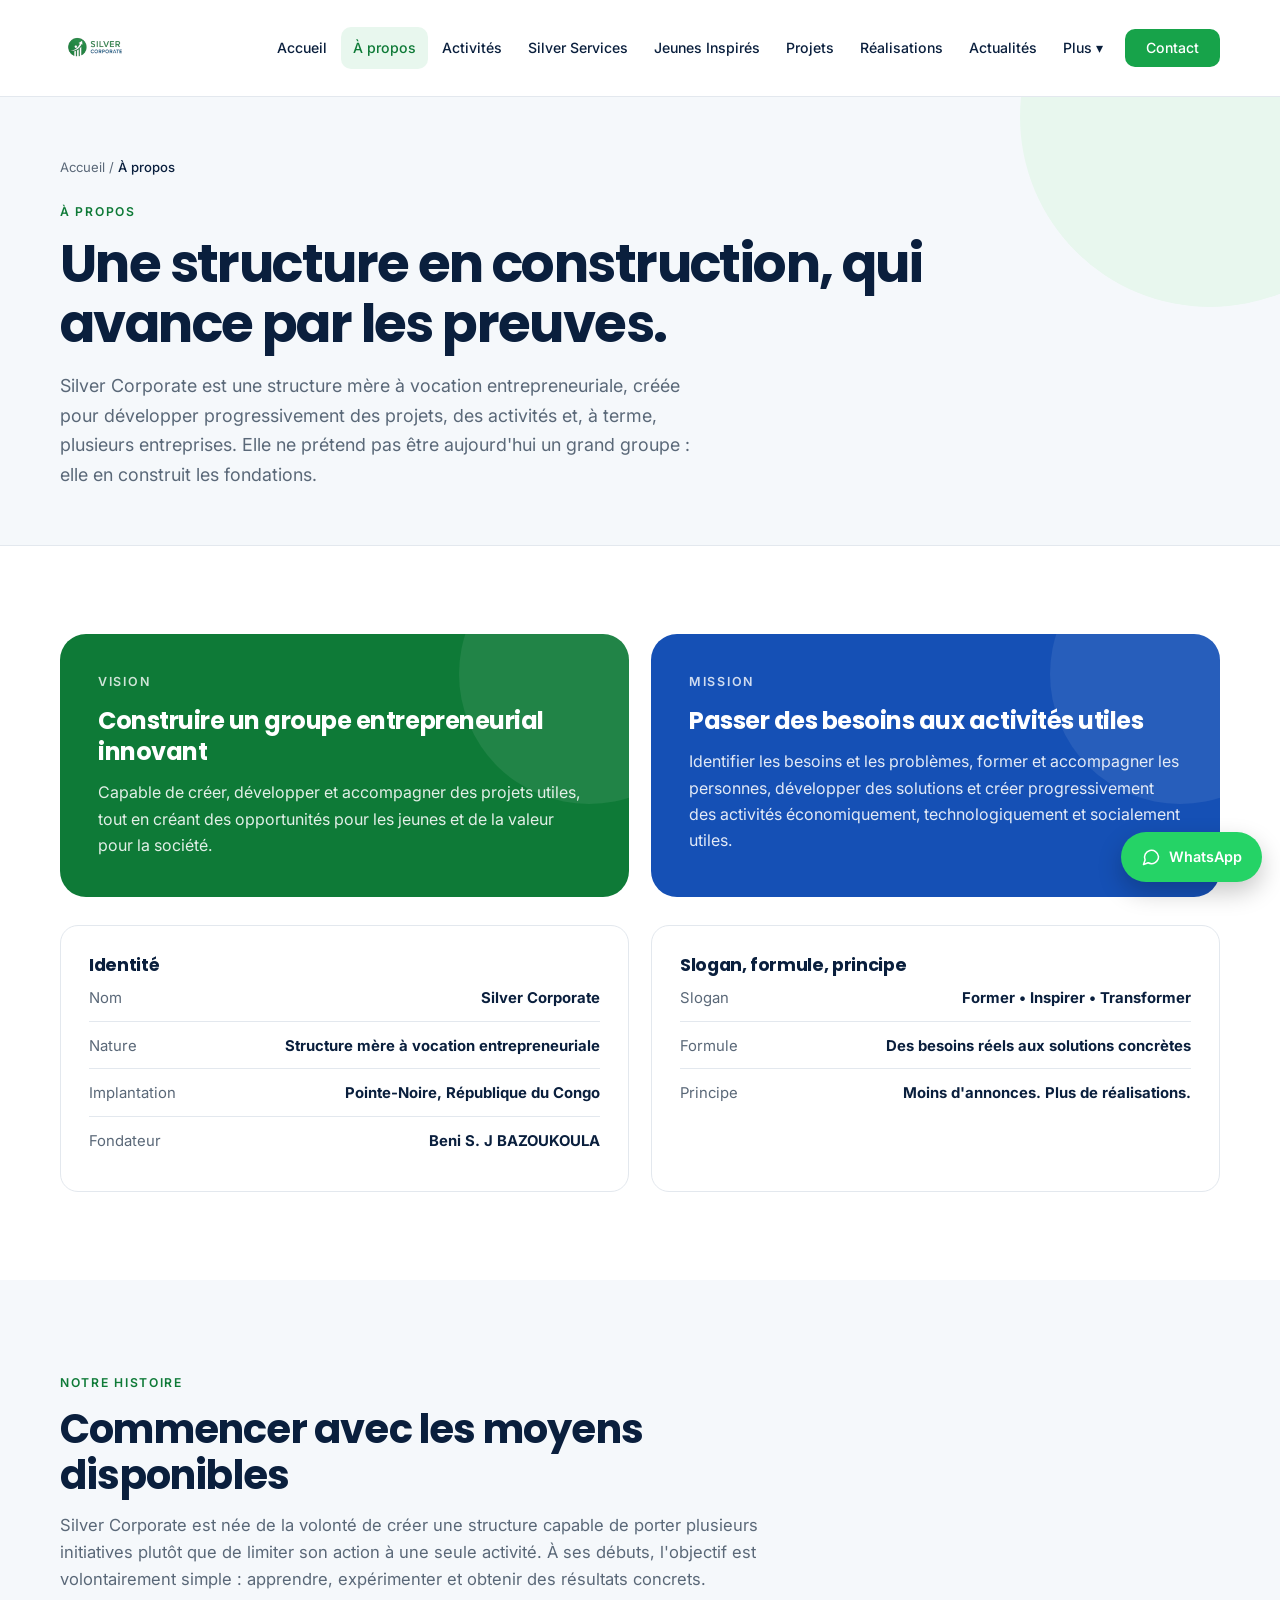
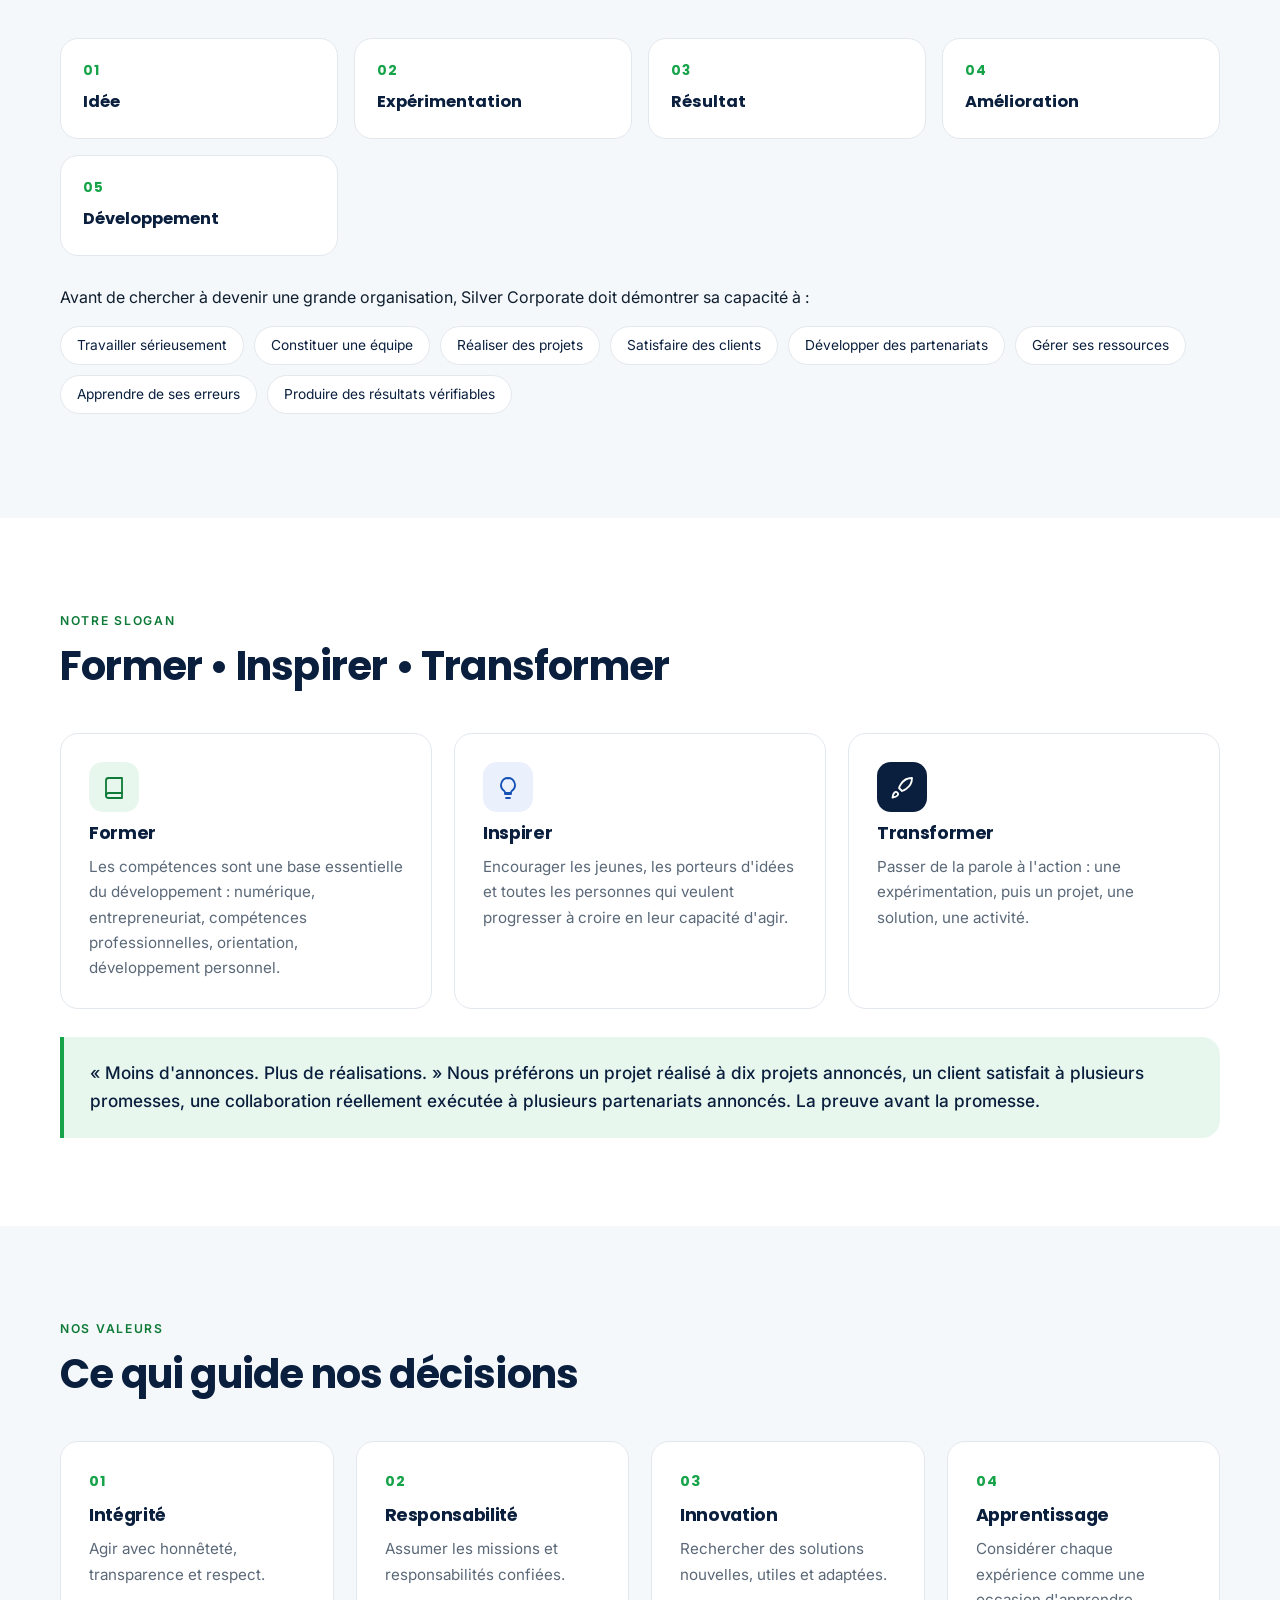
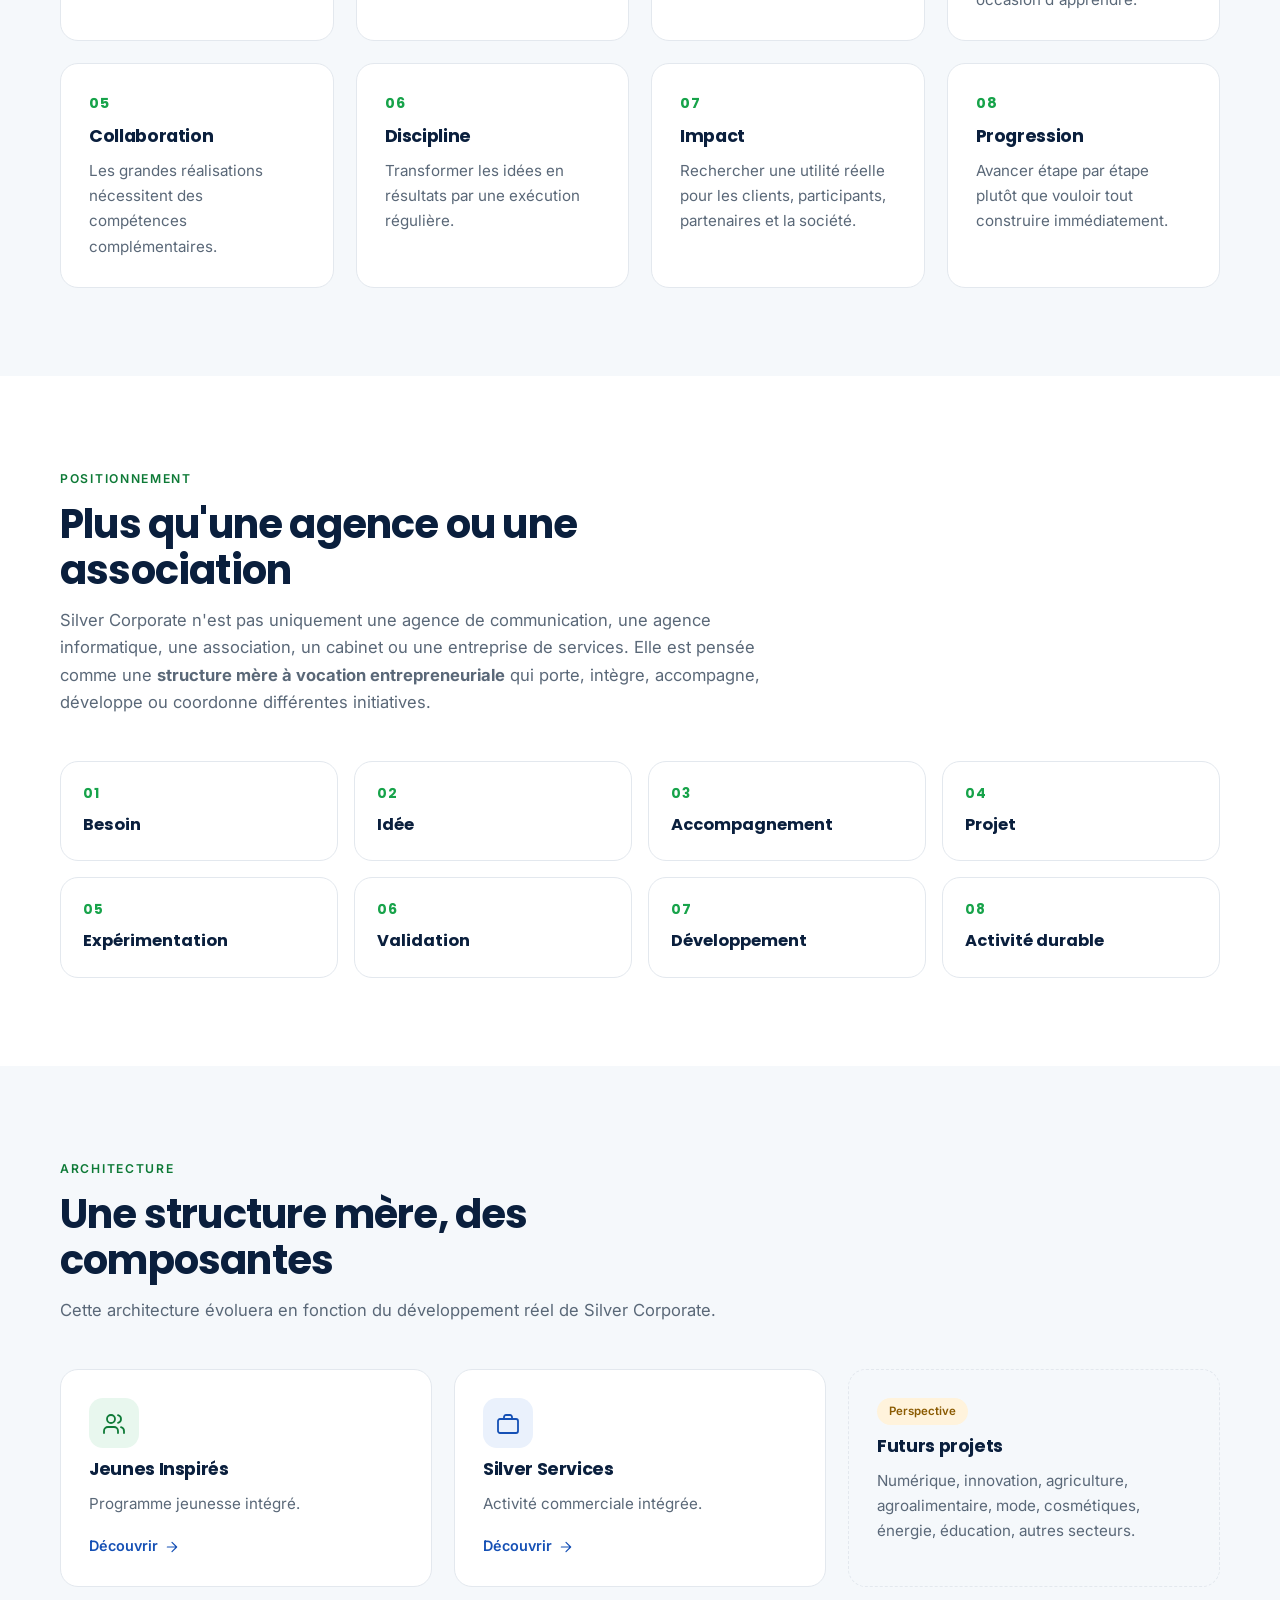
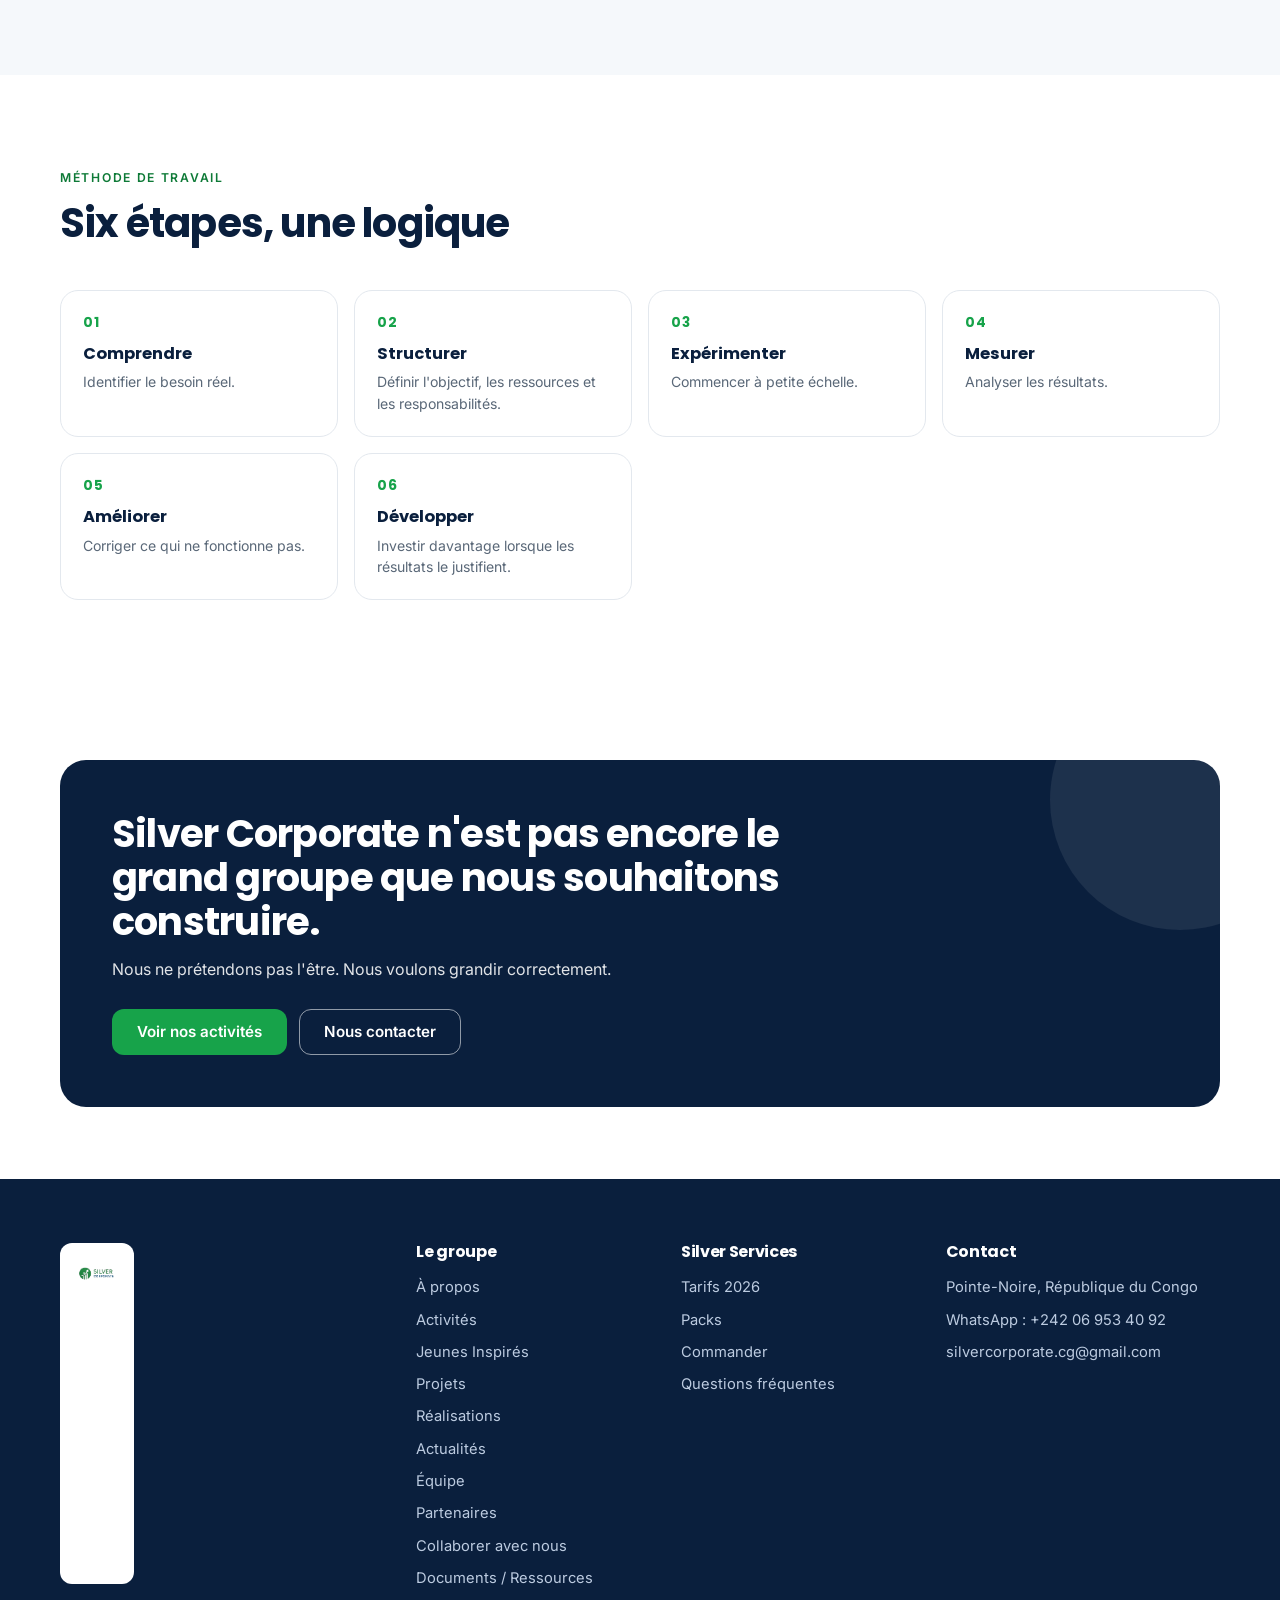
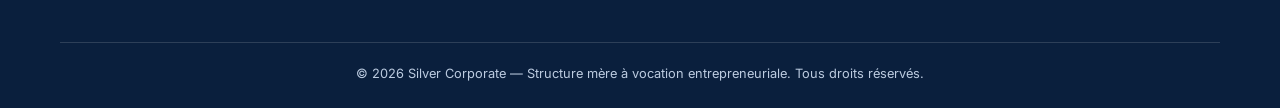
<file: a-propos.html>
<!DOCTYPE html>
<html lang="fr">
<head>
<meta charset="UTF-8">
<meta name="viewport" content="width=device-width,initial-scale=1">
<title>À propos — Silver Corporate</title>
<meta name="description" content="Identité, histoire, vision, mission, valeurs et méthode de travail de Silver Corporate, structure mère à vocation entrepreneuriale à Pointe-Noire.">
<link rel="icon" href="images/logo.png">
<link rel="preconnect" href="https://fonts.googleapis.com"><link rel="preconnect" href="https://fonts.gstatic.com" crossorigin>
<link href="https://fonts.googleapis.com/css2?family=Inter:wght@400;500;600&family=Poppins:wght@600;700&display=swap" rel="stylesheet">
<link rel="stylesheet" href="css/style.css">
</head>
<body>
<div id="site-header"></div>
<main>

<section class="page-head"><div class="container">
  <nav class="crumb" aria-label="Fil d'Ariane"><a href="index.html">Accueil</a> / <span>À propos</span></nav>
  <span class="eyebrow">À propos</span>
  <h1>Une structure en construction, qui avance par les preuves.</h1>
  <p class="lead">Silver Corporate est une structure mère à vocation entrepreneuriale, créée pour développer progressivement des projets, des activités et, à terme, plusieurs entreprises. Elle ne prétend pas être aujourd'hui un grand groupe : elle en construit les fondations.</p>
</div></section>

<section class="section">
  <div class="container">
    <div class="grid g2">
      <article class="big-card green"><span class="num">VISION</span><h3>Construire un groupe entrepreneurial innovant</h3><p>Capable de créer, développer et accompagner des projets utiles, tout en créant des opportunités pour les jeunes et de la valeur pour la société.</p></article>
      <article class="big-card blue"><span class="num">MISSION</span><h3>Passer des besoins aux activités utiles</h3><p>Identifier les besoins et les problèmes, former et accompagner les personnes, développer des solutions et créer progressivement des activités économiquement, technologiquement et socialement utiles.</p></article>
    </div>
    <div class="grid g2 mt">
      <article class="card"><h3>Identité</h3><div class="kv">
        <div><span>Nom</span><b>Silver Corporate</b></div>
        <div><span>Nature</span><b>Structure mère à vocation entrepreneuriale</b></div>
        <div><span>Implantation</span><b>Pointe-Noire, République du Congo</b></div>
        <div><span>Fondateur</span><b>Beni S. J BAZOUKOULA</b></div></div></article>
      <article class="card"><h3>Slogan, formule, principe</h3><div class="kv">
        <div><span>Slogan</span><b>Former • Inspirer • Transformer</b></div>
        <div><span>Formule</span><b>Des besoins réels aux solutions concrètes</b></div>
        <div><span>Principe</span><b>Moins d'annonces. Plus de réalisations.</b></div></div></article>
    </div>
  </div>
</section>

<section class="section alt">
  <div class="container">
    <div class="section-head"><span class="eyebrow">Notre histoire</span><h2>Commencer avec les moyens disponibles</h2><p>Silver Corporate est née de la volonté de créer une structure capable de porter plusieurs initiatives plutôt que de limiter son action à une seule activité. À ses débuts, l'objectif est volontairement simple : apprendre, expérimenter et obtenir des résultats concrets.</p></div>
    <ol class="flow">
      <li class="step"><b>Idée</b></li><li class="step"><b>Expérimentation</b></li><li class="step"><b>Résultat</b></li><li class="step"><b>Amélioration</b></li><li class="step"><b>Développement</b></li>
    </ol>
    <p class="mt">Avant de chercher à devenir une grande organisation, Silver Corporate doit démontrer sa capacité à :</p>
    <div class="chips"><span class="chip">Travailler sérieusement</span><span class="chip">Constituer une équipe</span><span class="chip">Réaliser des projets</span><span class="chip">Satisfaire des clients</span><span class="chip">Développer des partenariats</span><span class="chip">Gérer ses ressources</span><span class="chip">Apprendre de ses erreurs</span><span class="chip">Produire des résultats vérifiables</span></div>
  </div>
</section>

<section class="section">
  <div class="container">
    <div class="section-head"><span class="eyebrow">Notre slogan</span><h2>Former • Inspirer • Transformer</h2></div>
    <div class="grid g3">
      <article class="card"><span class="ico"><i data-i="book"></i></span><h3>Former</h3><p>Les compétences sont une base essentielle du développement : numérique, entrepreneuriat, compétences professionnelles, orientation, développement personnel.</p></article>
      <article class="card"><span class="ico blue"><i data-i="spark"></i></span><h3>Inspirer</h3><p>Encourager les jeunes, les porteurs d'idées et toutes les personnes qui veulent progresser à croire en leur capacité d'agir.</p></article>
      <article class="card"><span class="ico navy"><i data-i="rocket"></i></span><h3>Transformer</h3><p>Passer de la parole à l'action : une expérimentation, puis un projet, une solution, une activité.</p></article>
    </div>
    <div class="quote mt">« Moins d'annonces. Plus de réalisations. » Nous préférons un projet réalisé à dix projets annoncés, un client satisfait à plusieurs promesses, une collaboration réellement exécutée à plusieurs partenariats annoncés. La preuve avant la promesse.</div>
  </div>
</section>

<section class="section alt">
  <div class="container">
    <div class="section-head"><span class="eyebrow">Nos valeurs</span><h2>Ce qui guide nos décisions</h2></div>
    <div class="grid g4">
      <article class="card"><span class="num">01</span><h3>Intégrité</h3><p>Agir avec honnêteté, transparence et respect.</p></article>
      <article class="card"><span class="num">02</span><h3>Responsabilité</h3><p>Assumer les missions et responsabilités confiées.</p></article>
      <article class="card"><span class="num">03</span><h3>Innovation</h3><p>Rechercher des solutions nouvelles, utiles et adaptées.</p></article>
      <article class="card"><span class="num">04</span><h3>Apprentissage</h3><p>Considérer chaque expérience comme une occasion d'apprendre.</p></article>
      <article class="card"><span class="num">05</span><h3>Collaboration</h3><p>Les grandes réalisations nécessitent des compétences complémentaires.</p></article>
      <article class="card"><span class="num">06</span><h3>Discipline</h3><p>Transformer les idées en résultats par une exécution régulière.</p></article>
      <article class="card"><span class="num">07</span><h3>Impact</h3><p>Rechercher une utilité réelle pour les clients, participants, partenaires et la société.</p></article>
      <article class="card"><span class="num">08</span><h3>Progression</h3><p>Avancer étape par étape plutôt que vouloir tout construire immédiatement.</p></article>
    </div>
  </div>
</section>

<section class="section">
  <div class="container">
    <div class="section-head"><span class="eyebrow">Positionnement</span><h2>Plus qu'une agence ou une association</h2><p>Silver Corporate n'est pas uniquement une agence de communication, une agence informatique, une association, un cabinet ou une entreprise de services. Elle est pensée comme une <strong>structure mère à vocation entrepreneuriale</strong> qui porte, intègre, accompagne, développe ou coordonne différentes initiatives.</p></div>
    <ol class="flow">
      <li class="step"><b>Besoin</b></li><li class="step"><b>Idée</b></li><li class="step"><b>Accompagnement</b></li><li class="step"><b>Projet</b></li><li class="step"><b>Expérimentation</b></li><li class="step"><b>Validation</b></li><li class="step"><b>Développement</b></li><li class="step"><b>Activité durable</b></li>
    </ol>
  </div>
</section>

<section class="section alt">
  <div class="container">
    <div class="section-head"><span class="eyebrow">Architecture</span><h2>Une structure mère, des composantes</h2><p>Cette architecture évoluera en fonction du développement réel de Silver Corporate.</p></div>
    <div class="grid g3">
      <article class="card"><span class="ico"><i data-i="users"></i></span><h3>Jeunes Inspirés</h3><p>Programme jeunesse intégré.</p><a class="go" href="jeunes-inspires.html">Découvrir <i data-i="arrow" data-s="16"></i></a></article>
      <article class="card"><span class="ico blue"><i data-i="briefcase"></i></span><h3>Silver Services</h3><p>Activité commerciale intégrée.</p><a class="go" href="silver-services.html">Découvrir <i data-i="arrow" data-s="16"></i></a></article>
      <article class="card dash"><span class="badge wait">Perspective</span><h3>Futurs projets</h3><p>Numérique, innovation, agriculture, agroalimentaire, mode, cosmétiques, énergie, éducation, autres secteurs.</p></article>
    </div>
  </div>
</section>

<section class="section">
  <div class="container">
    <div class="section-head"><span class="eyebrow">Méthode de travail</span><h2>Six étapes, une logique</h2></div>
    <ol class="flow">
      <li class="step"><b>Comprendre</b><span>Identifier le besoin réel.</span></li>
      <li class="step"><b>Structurer</b><span>Définir l'objectif, les ressources et les responsabilités.</span></li>
      <li class="step"><b>Expérimenter</b><span>Commencer à petite échelle.</span></li>
      <li class="step"><b>Mesurer</b><span>Analyser les résultats.</span></li>
      <li class="step"><b>Améliorer</b><span>Corriger ce qui ne fonctionne pas.</span></li>
      <li class="step"><b>Développer</b><span>Investir davantage lorsque les résultats le justifient.</span></li>
    </ol>
  </div>
</section>

<section class="cta">
  <div class="container"><div class="big-card navy">
    <h2>Silver Corporate n'est pas encore le grand groupe que nous souhaitons construire.</h2>
    <p>Nous ne prétendons pas l'être. Nous voulons grandir correctement.</p>
    <div class="btns"><a class="btn btn-green" href="activites.html">Voir nos activités</a><a class="btn btn-line" href="contact.html">Nous contacter</a></div>
  </div></div>
</section>

</main>
<div id="site-footer"></div>
<script src="js/data.js"></script>
<script src="js/main.js"></script>
</body>
</html>
</file>
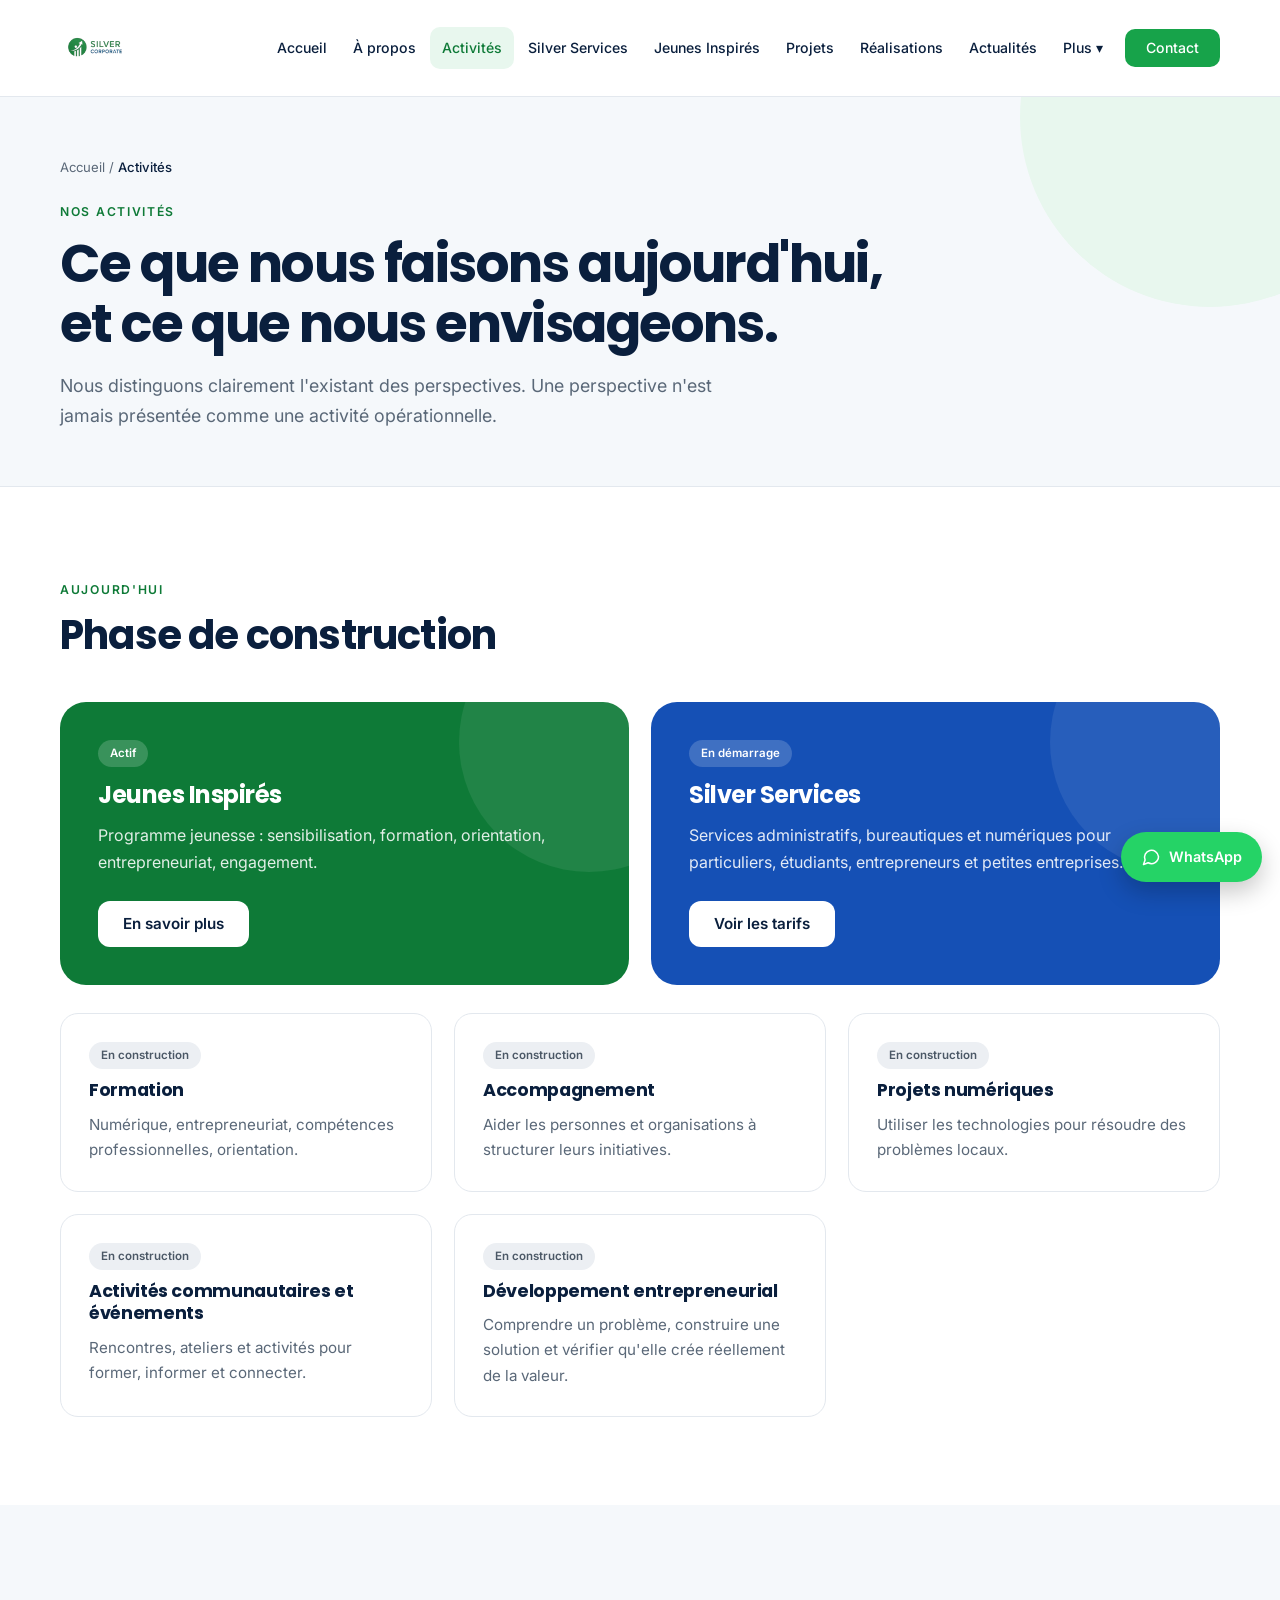
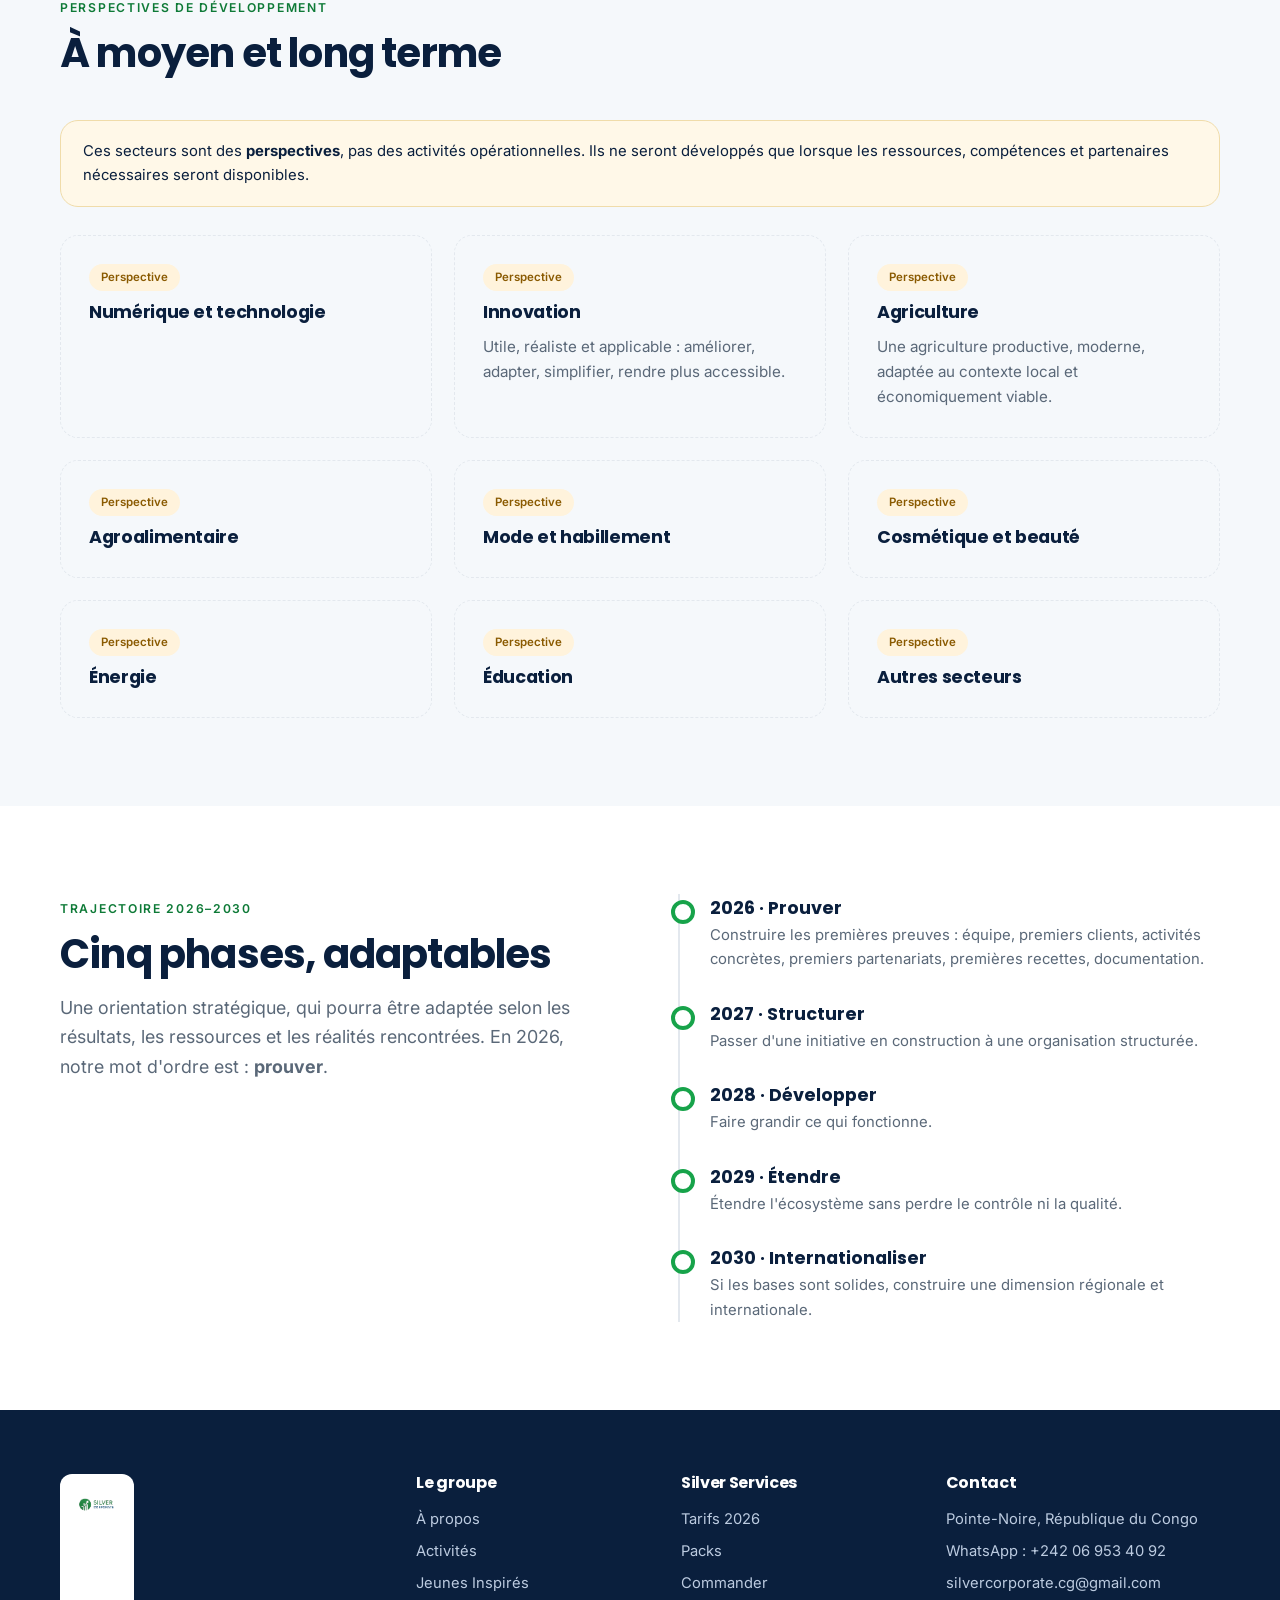
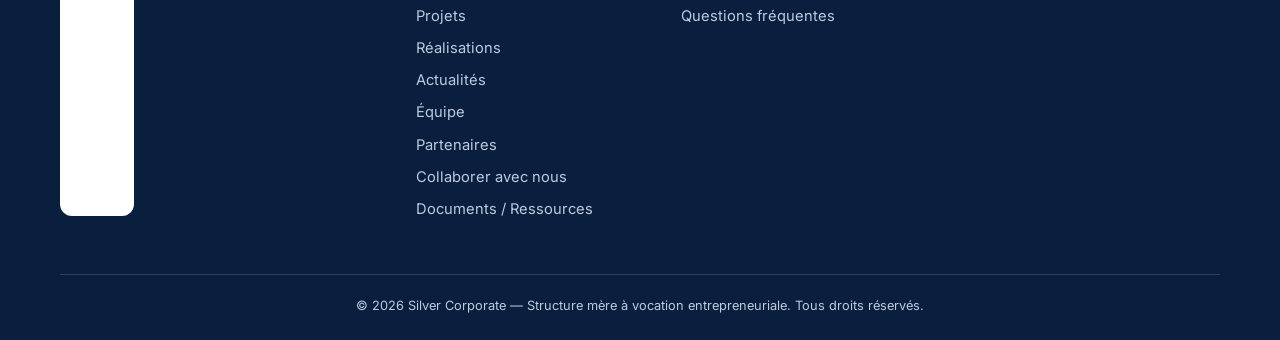
<file: activites.html>
<!DOCTYPE html>
<html lang="fr">
<head>
<meta charset="UTF-8">
<meta name="viewport" content="width=device-width,initial-scale=1">
<title>Nos activités — Silver Corporate</title>
<meta name="description" content="Les activités de Silver Corporate aujourd'hui (Jeunes Inspirés, Silver Services, formation, accompagnement) et ses perspectives de développement.">
<link rel="icon" href="images/logo.png">
<link rel="preconnect" href="https://fonts.googleapis.com"><link rel="preconnect" href="https://fonts.gstatic.com" crossorigin>
<link href="https://fonts.googleapis.com/css2?family=Inter:wght@400;500;600&family=Poppins:wght@600;700&display=swap" rel="stylesheet">
<link rel="stylesheet" href="css/style.css">
</head>
<body>
<div id="site-header"></div>
<main>

<section class="page-head"><div class="container">
  <nav class="crumb" aria-label="Fil d'Ariane"><a href="index.html">Accueil</a> / <span>Activités</span></nav>
  <span class="eyebrow">Nos activités</span>
  <h1>Ce que nous faisons aujourd'hui, et ce que nous envisageons.</h1>
  <p class="lead">Nous distinguons clairement l'existant des perspectives. Une perspective n'est jamais présentée comme une activité opérationnelle.</p>
</div></section>

<section class="section">
  <div class="container">
    <div class="section-head"><span class="eyebrow">Aujourd'hui</span><h2>Phase de construction</h2></div>
    <div class="grid g2">
      <article class="big-card green"><span class="badge">Actif</span><h3>Jeunes Inspirés</h3><p>Programme jeunesse : sensibilisation, formation, orientation, entrepreneuriat, engagement.</p><div class="btns"><a class="btn btn-white" href="jeunes-inspires.html">En savoir plus</a></div></article>
      <article class="big-card blue"><span class="badge">En démarrage</span><h3>Silver Services</h3><p>Services administratifs, bureautiques et numériques pour particuliers, étudiants, entrepreneurs et petites entreprises.</p><div class="btns"><a class="btn btn-white" href="silver-services.html">Voir les tarifs</a></div></article>
    </div>
    <div class="grid g3 mt">
      <article class="card"><span class="badge grey">En construction</span><h3>Formation</h3><p>Numérique, entrepreneuriat, compétences professionnelles, orientation.</p></article>
      <article class="card"><span class="badge grey">En construction</span><h3>Accompagnement</h3><p>Aider les personnes et organisations à structurer leurs initiatives.</p></article>
      <article class="card"><span class="badge grey">En construction</span><h3>Projets numériques</h3><p>Utiliser les technologies pour résoudre des problèmes locaux.</p></article>
      <article class="card"><span class="badge grey">En construction</span><h3>Activités communautaires et événements</h3><p>Rencontres, ateliers et activités pour former, informer et connecter.</p></article>
      <article class="card"><span class="badge grey">En construction</span><h3>Développement entrepreneurial</h3><p>Comprendre un problème, construire une solution et vérifier qu'elle crée réellement de la valeur.</p></article>
    </div>
  </div>
</section>

<section class="section alt">
  <div class="container">
    <div class="section-head"><span class="eyebrow">Perspectives de développement</span><h2>À moyen et long terme</h2></div>
    <div class="notice warn">Ces secteurs sont des <strong>perspectives</strong>, pas des activités opérationnelles. Ils ne seront développés que lorsque les ressources, compétences et partenaires nécessaires seront disponibles.</div>
    <div class="grid g3 mt">
      <article class="card dash"><span class="badge wait">Perspective</span><h3>Numérique et technologie</h3></article>
      <article class="card dash"><span class="badge wait">Perspective</span><h3>Innovation</h3><p>Utile, réaliste et applicable : améliorer, adapter, simplifier, rendre plus accessible.</p></article>
      <article class="card dash"><span class="badge wait">Perspective</span><h3>Agriculture</h3><p>Une agriculture productive, moderne, adaptée au contexte local et économiquement viable.</p></article>
      <article class="card dash"><span class="badge wait">Perspective</span><h3>Agroalimentaire</h3></article>
      <article class="card dash"><span class="badge wait">Perspective</span><h3>Mode et habillement</h3></article>
      <article class="card dash"><span class="badge wait">Perspective</span><h3>Cosmétique et beauté</h3></article>
      <article class="card dash"><span class="badge wait">Perspective</span><h3>Énergie</h3></article>
      <article class="card dash"><span class="badge wait">Perspective</span><h3>Éducation</h3></article>
      <article class="card dash"><span class="badge wait">Perspective</span><h3>Autres secteurs</h3></article>
    </div>
  </div>
</section>

<section class="section">
  <div class="container grid g2" style="align-items:start;gap:56px">
    <div>
      <span class="eyebrow">Trajectoire 2026–2030</span>
      <h2 style="font-size:clamp(1.7rem,3.4vw,2.5rem)">Cinq phases, adaptables</h2>
      <p class="lead">Une orientation stratégique, qui pourra être adaptée selon les résultats, les ressources et les réalités rencontrées. En 2026, notre mot d'ordre est : <strong>prouver</strong>.</p>
    </div>
    <ol class="tl">
      <li><b>2026 · Prouver</b><span>Construire les premières preuves : équipe, premiers clients, activités concrètes, premiers partenariats, premières recettes, documentation.</span></li>
      <li><b>2027 · Structurer</b><span>Passer d'une initiative en construction à une organisation structurée.</span></li>
      <li><b>2028 · Développer</b><span>Faire grandir ce qui fonctionne.</span></li>
      <li><b>2029 · Étendre</b><span>Étendre l'écosystème sans perdre le contrôle ni la qualité.</span></li>
      <li><b>2030 · Internationaliser</b><span>Si les bases sont solides, construire une dimension régionale et internationale.</span></li>
    </ol>
  </div>
</section>

</main>
<div id="site-footer"></div>
<script src="js/data.js"></script>
<script src="js/main.js"></script>
</body>
</html>
</file>
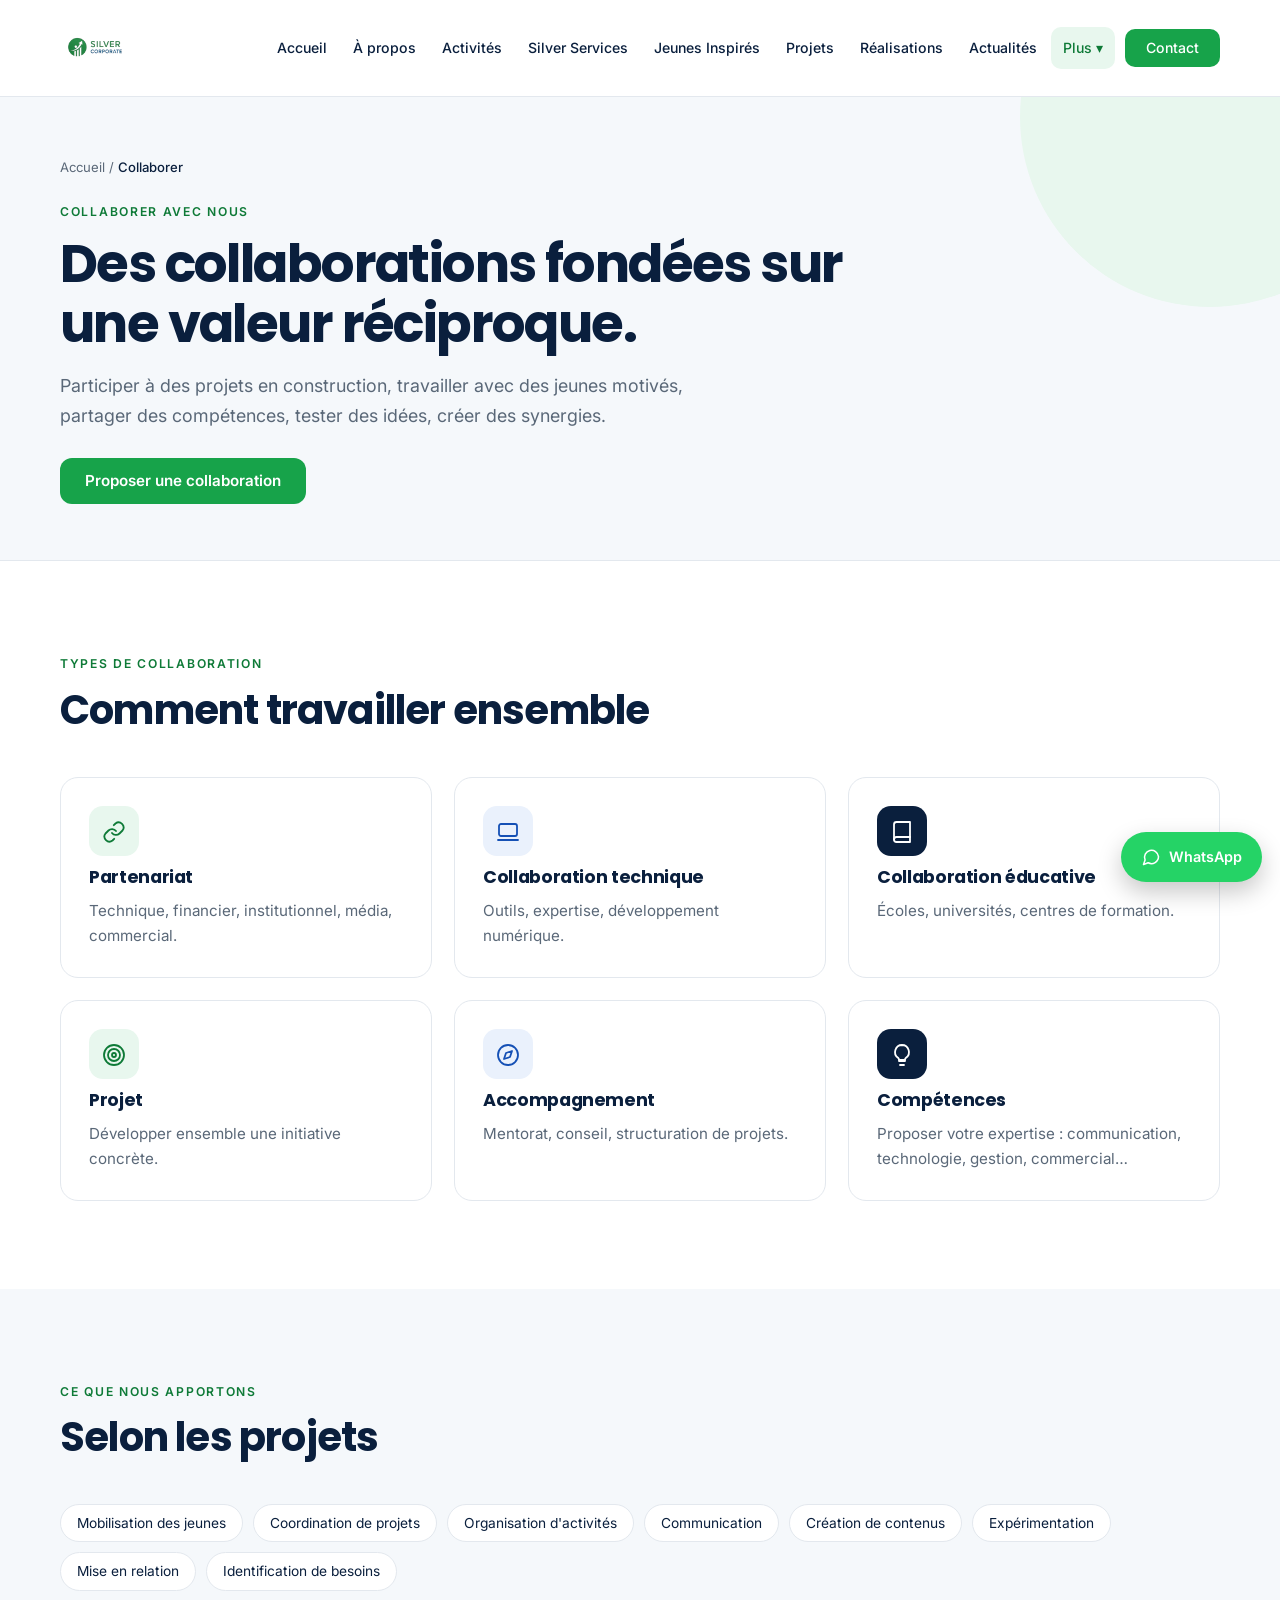
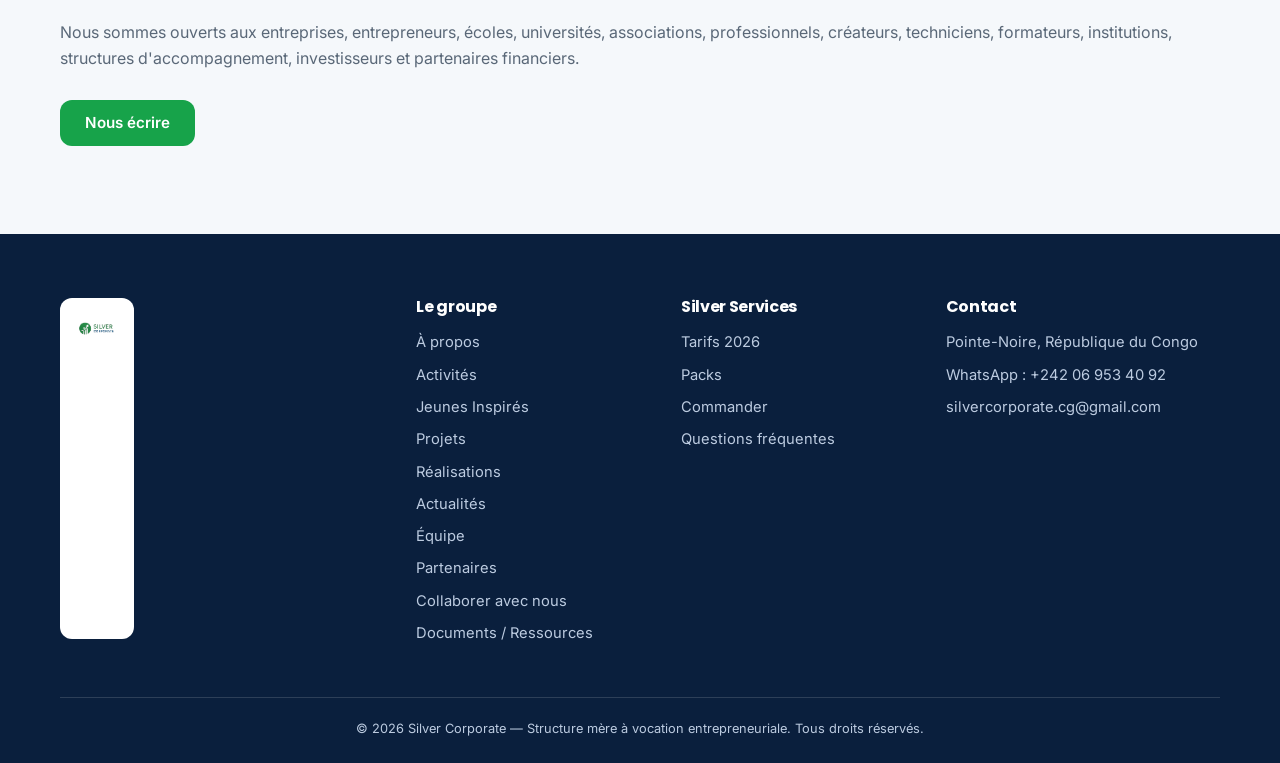
<file: collaborer.html>
<!DOCTYPE html>
<html lang="fr">
<head>
<meta charset="UTF-8">
<meta name="viewport" content="width=device-width,initial-scale=1">
<title>Collaborer avec nous — Silver Corporate</title>
<meta name="description" content="Partenariat, collaboration technique ou éducative, projets, accompagnement, compétences : collaborez avec Silver Corporate à Pointe-Noire.">
<link rel="icon" href="images/logo.png">
<link rel="preconnect" href="https://fonts.googleapis.com"><link rel="preconnect" href="https://fonts.gstatic.com" crossorigin>
<link href="https://fonts.googleapis.com/css2?family=Inter:wght@400;500;600&family=Poppins:wght@600;700&display=swap" rel="stylesheet">
<link rel="stylesheet" href="css/style.css">
</head>
<body>
<div id="site-header"></div>
<main>

<section class="page-head"><div class="container">
  <nav class="crumb" aria-label="Fil d'Ariane"><a href="index.html">Accueil</a> / <span>Collaborer</span></nav>
  <span class="eyebrow">Collaborer avec nous</span>
  <h1>Des collaborations fondées sur une valeur réciproque.</h1>
  <p class="lead">Participer à des projets en construction, travailler avec des jeunes motivés, partager des compétences, tester des idées, créer des synergies.</p>
  <div class="btns"><a class="btn btn-green" href="contact.html?objet=Collaboration">Proposer une collaboration</a></div>
</div></section>

<section class="section">
  <div class="container">
    <div class="section-head"><span class="eyebrow">Types de collaboration</span><h2>Comment travailler ensemble</h2></div>
    <div class="grid g3">
      <article class="card"><span class="ico"><i data-i="link"></i></span><h3>Partenariat</h3><p>Technique, financier, institutionnel, média, commercial.</p></article>
      <article class="card"><span class="ico blue"><i data-i="laptop"></i></span><h3>Collaboration technique</h3><p>Outils, expertise, développement numérique.</p></article>
      <article class="card"><span class="ico navy"><i data-i="book"></i></span><h3>Collaboration éducative</h3><p>Écoles, universités, centres de formation.</p></article>
      <article class="card"><span class="ico"><i data-i="target"></i></span><h3>Projet</h3><p>Développer ensemble une initiative concrète.</p></article>
      <article class="card"><span class="ico blue"><i data-i="compass"></i></span><h3>Accompagnement</h3><p>Mentorat, conseil, structuration de projets.</p></article>
      <article class="card"><span class="ico navy"><i data-i="spark"></i></span><h3>Compétences</h3><p>Proposer votre expertise : communication, technologie, gestion, commercial…</p></article>
    </div>
  </div>
</section>

<section class="section alt">
  <div class="container">
    <div class="section-head"><span class="eyebrow">Ce que nous apportons</span><h2>Selon les projets</h2></div>
    <div class="chips"><span class="chip">Mobilisation des jeunes</span><span class="chip">Coordination de projets</span><span class="chip">Organisation d'activités</span><span class="chip">Communication</span><span class="chip">Création de contenus</span><span class="chip">Expérimentation</span><span class="chip">Mise en relation</span><span class="chip">Identification de besoins</span></div>
    <p class="mt muted">Nous sommes ouverts aux entreprises, entrepreneurs, écoles, universités, associations, professionnels, créateurs, techniciens, formateurs, institutions, structures d'accompagnement, investisseurs et partenaires financiers.</p>
    <div class="btns"><a class="btn btn-green" href="contact.html?objet=Collaboration">Nous écrire</a></div>
  </div>
</section>

</main>
<div id="site-footer"></div>
<script src="js/data.js"></script>
<script src="js/main.js"></script>
</body>
</html>
</file>
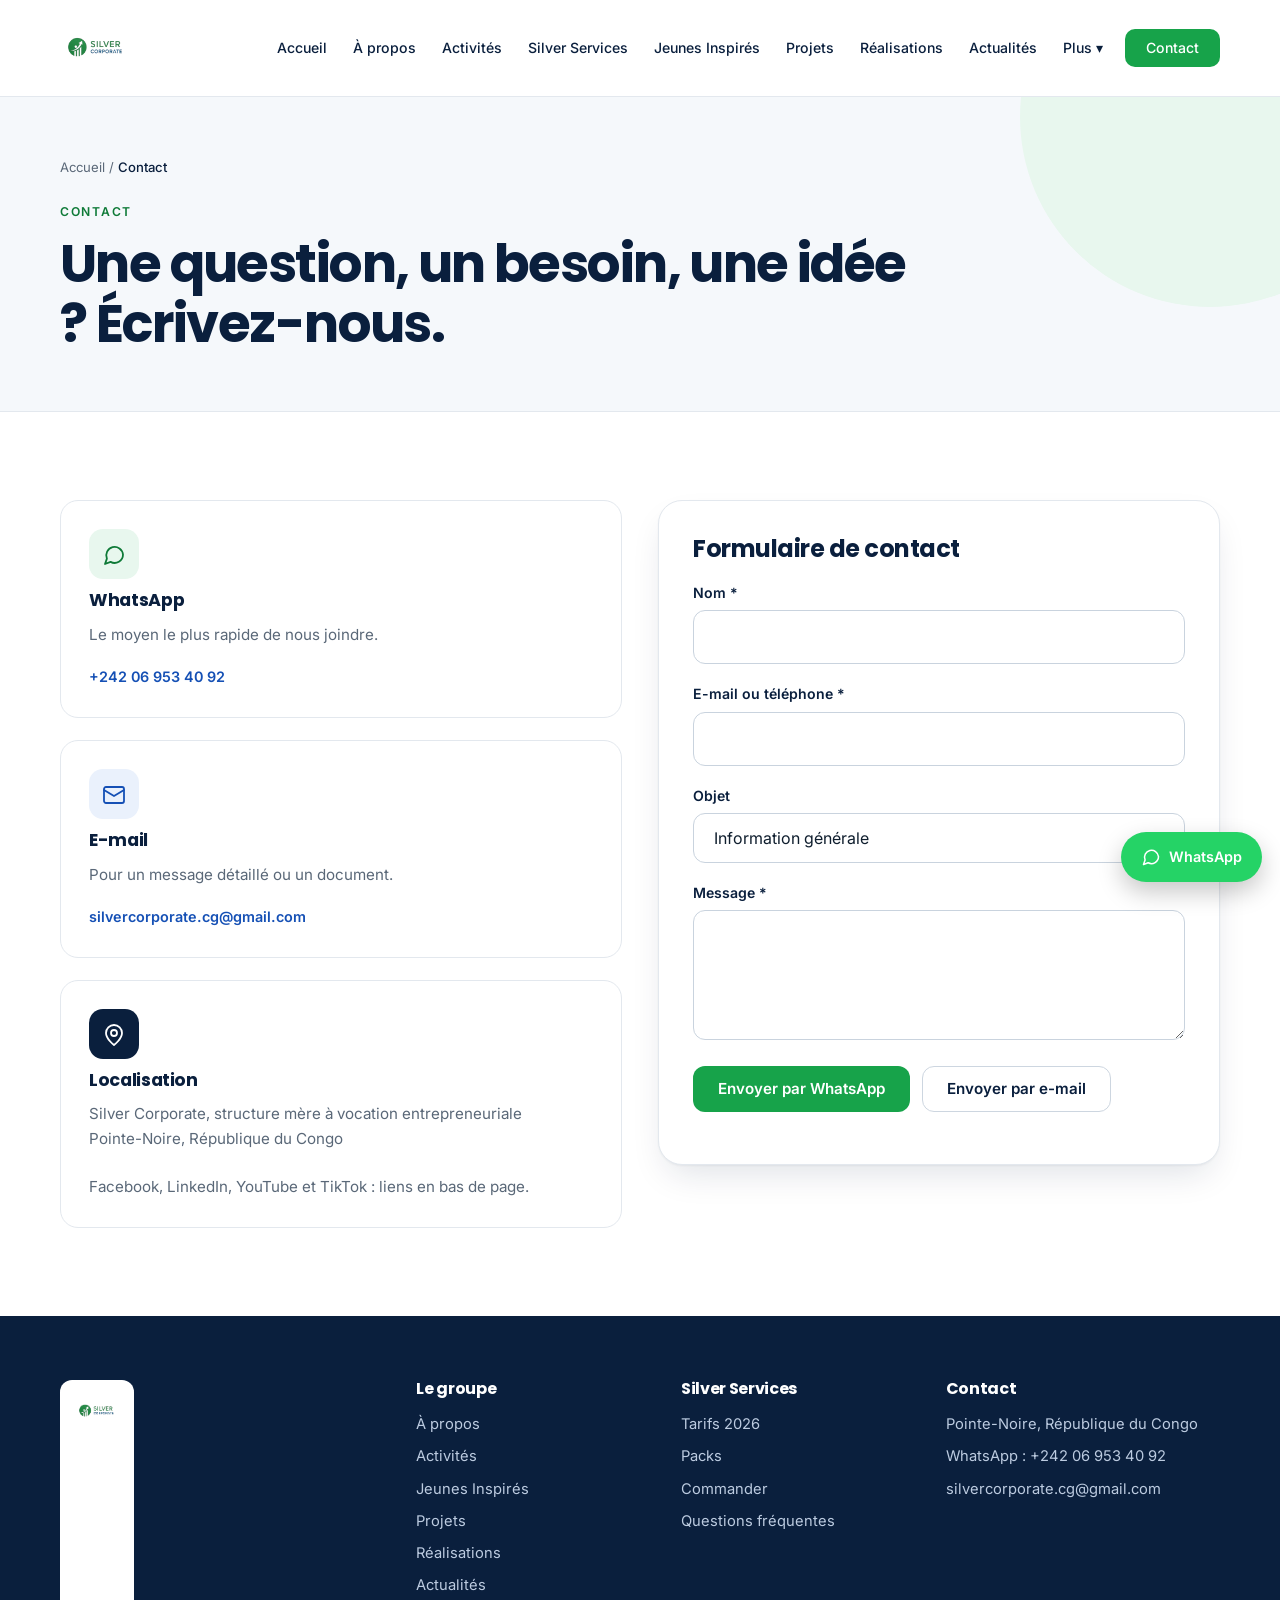
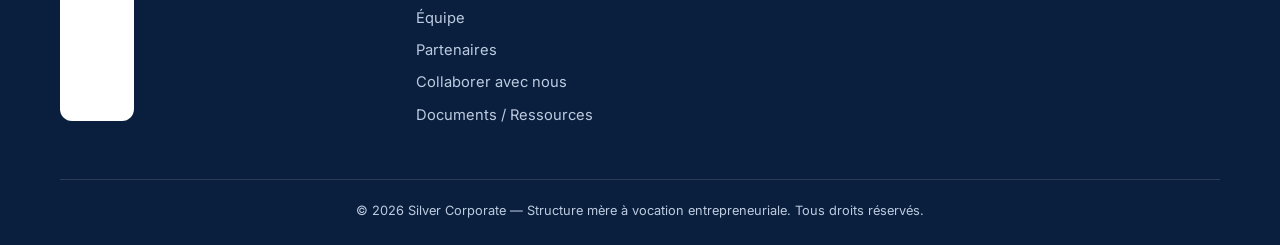
<file: contact.html>
<!DOCTYPE html>
<html lang="fr">
<head>
<meta charset="UTF-8">
<meta name="viewport" content="width=device-width,initial-scale=1">
<title>Contact — Silver Corporate | Pointe-Noire</title>
<meta name="description" content="Contactez Silver Corporate à Pointe-Noire : WhatsApp, e-mail, réseaux sociaux et formulaire de contact.">
<link rel="icon" href="images/logo.png">
<link rel="preconnect" href="https://fonts.googleapis.com"><link rel="preconnect" href="https://fonts.gstatic.com" crossorigin>
<link href="https://fonts.googleapis.com/css2?family=Inter:wght@400;500;600&family=Poppins:wght@600;700&display=swap" rel="stylesheet">
<link rel="stylesheet" href="css/style.css">
</head>
<body>
<div id="site-header"></div>
<main>

<section class="page-head"><div class="container">
  <nav class="crumb" aria-label="Fil d'Ariane"><a href="index.html">Accueil</a> / <span>Contact</span></nav>
  <span class="eyebrow">Contact</span>
  <h1>Une question, un besoin, une idée ? Écrivez-nous.</h1>
</div></section>

<section class="section">
  <div class="container grid g2" style="gap:36px;align-items:start">
    <div class="grid">
      <article class="card"><span class="ico"><i data-i="chat"></i></span><h3>WhatsApp</h3><p>Le moyen le plus rapide de nous joindre.</p><a class="go" data-wa href="#" target="_blank" rel="noopener"><span data-wa-text></span></a></article>
      <article class="card"><span class="ico blue"><i data-i="mail"></i></span><h3>E-mail</h3><p>Pour un message détaillé ou un document.</p><a class="go" data-email href="#">—</a></article>
      <article class="card"><span class="ico navy"><i data-i="pin"></i></span><h3>Localisation</h3><p>Silver Corporate, structure mère à vocation entrepreneuriale<br>Pointe-Noire, République du Congo</p><p class="small">Facebook, LinkedIn, YouTube et TikTok : liens en bas de page.</p></article>
    </div>
    <div class="form-box">
      <h2 style="font-size:1.5rem;margin-bottom:18px">Formulaire de contact</h2>
      <form id="form-contact" class="form wide" novalidate>
        <div class="field"><label for="c-nom">Nom *</label><input id="c-nom" name="nom" required autocomplete="name"></div>
        <div class="field"><label for="c-contact">E-mail ou téléphone *</label><input id="c-contact" name="contact" required></div>
        <div class="field"><label for="c-objet">Objet</label>
          <select id="c-objet" name="objet">
            <option>Information générale</option><option>Silver Services</option><option>Jeunes Inspirés</option><option>Collaboration</option><option>Rejoindre l'équipe</option><option>Autre</option>
          </select></div>
        <div class="field"><label for="c-message">Message *</label><textarea id="c-message" name="message" required></textarea></div>
        <input class="hp" type="text" name="website" tabindex="-1" autocomplete="off" aria-hidden="true">
        <div class="btns" style="margin-top:0">
          <button class="btn btn-green" type="submit" value="wa">Envoyer par WhatsApp</button>
          <button class="btn btn-ghost" type="submit" value="mail">Envoyer par e-mail</button>
        </div>
        <p id="contact-msg" class="form-msg" role="status"></p>
      </form>
    </div>
  </div>
</section>

</main>
<div id="site-footer"></div>
<script src="js/data.js"></script>
<script src="js/main.js"></script>
</body>
</html>
</file>
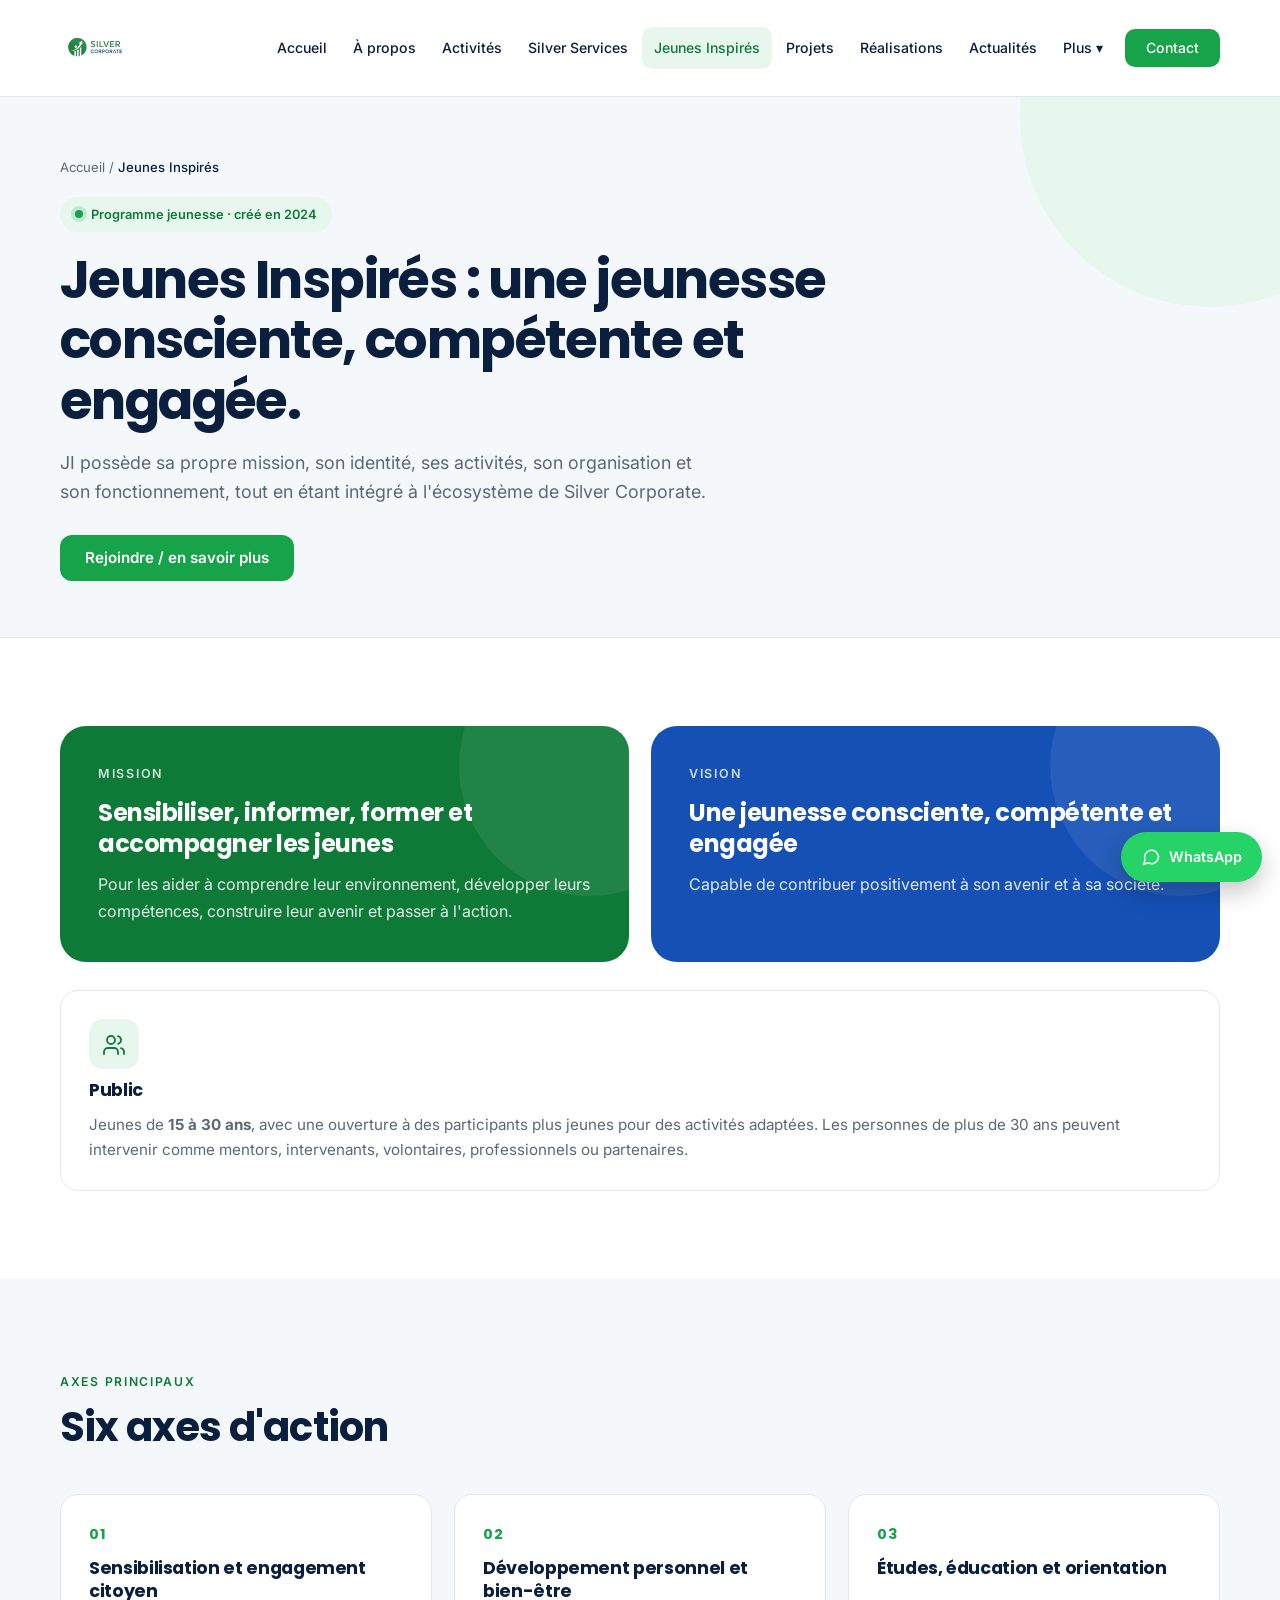
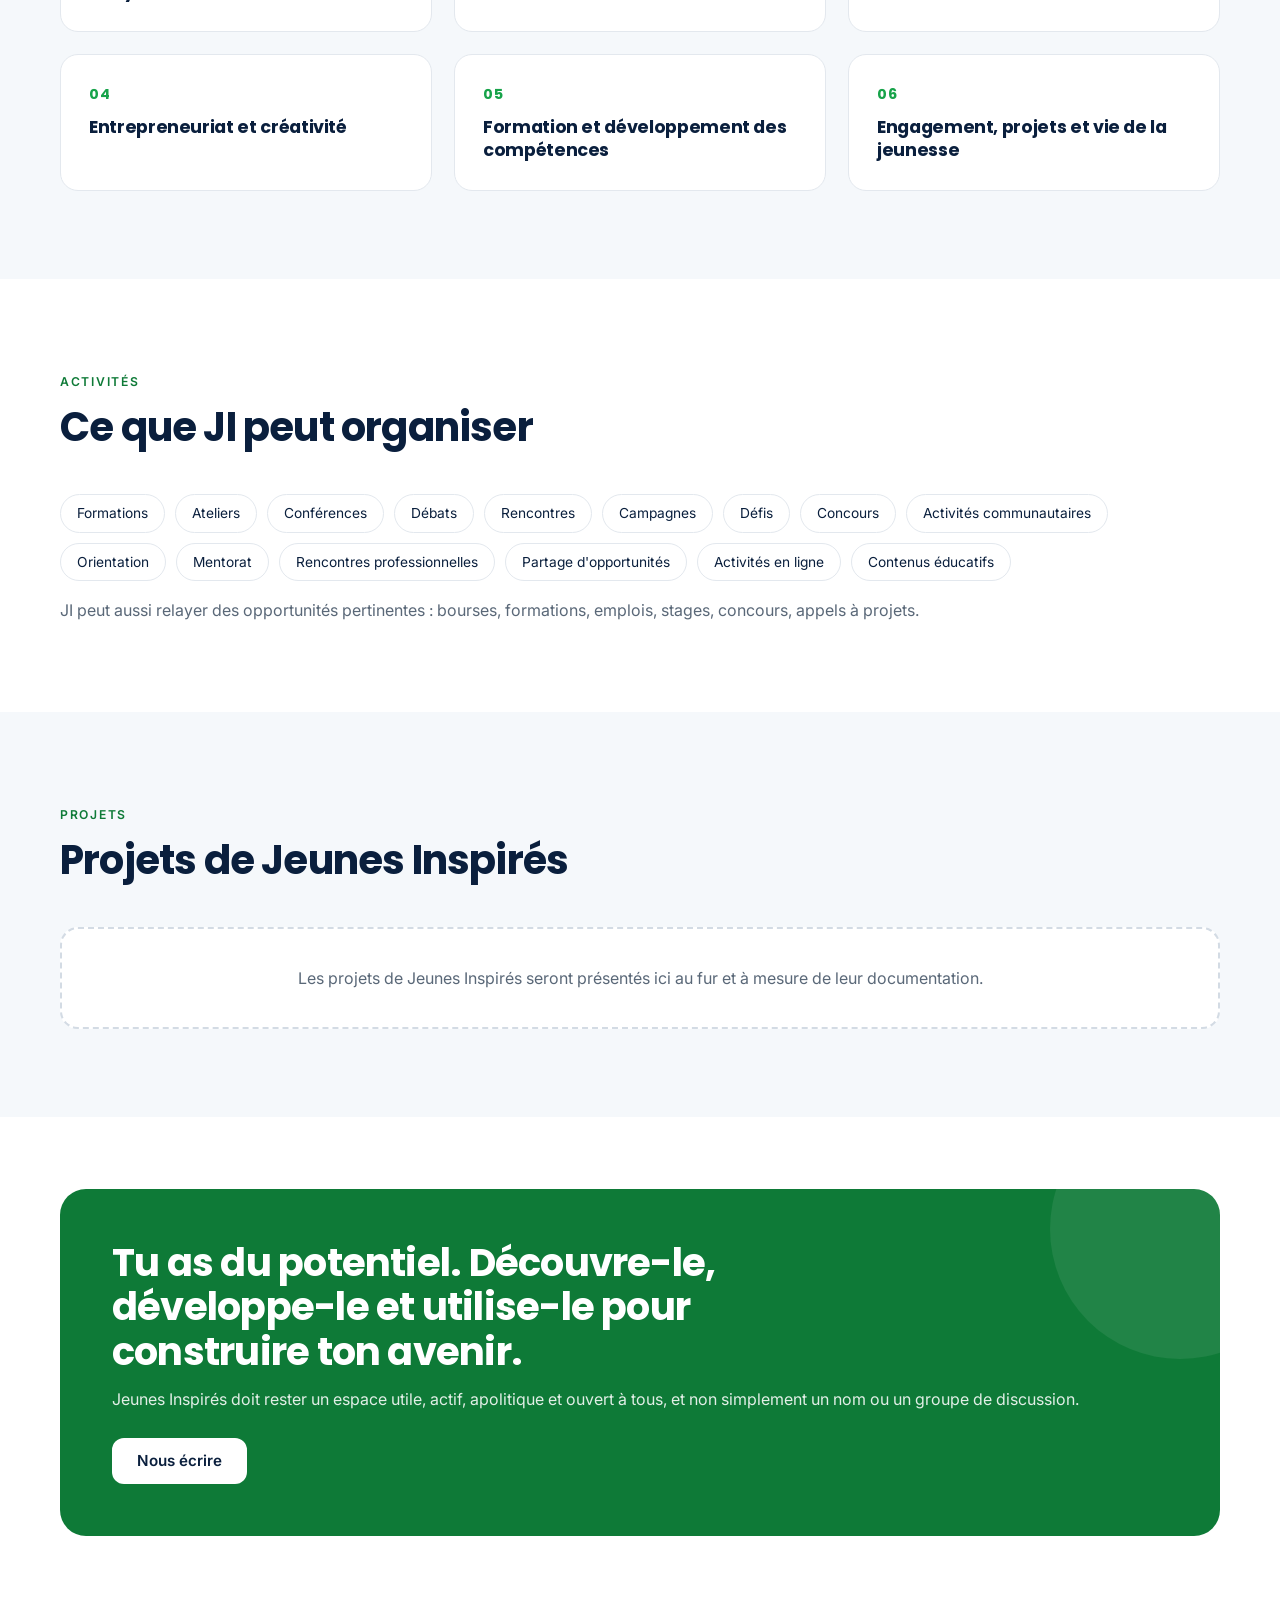
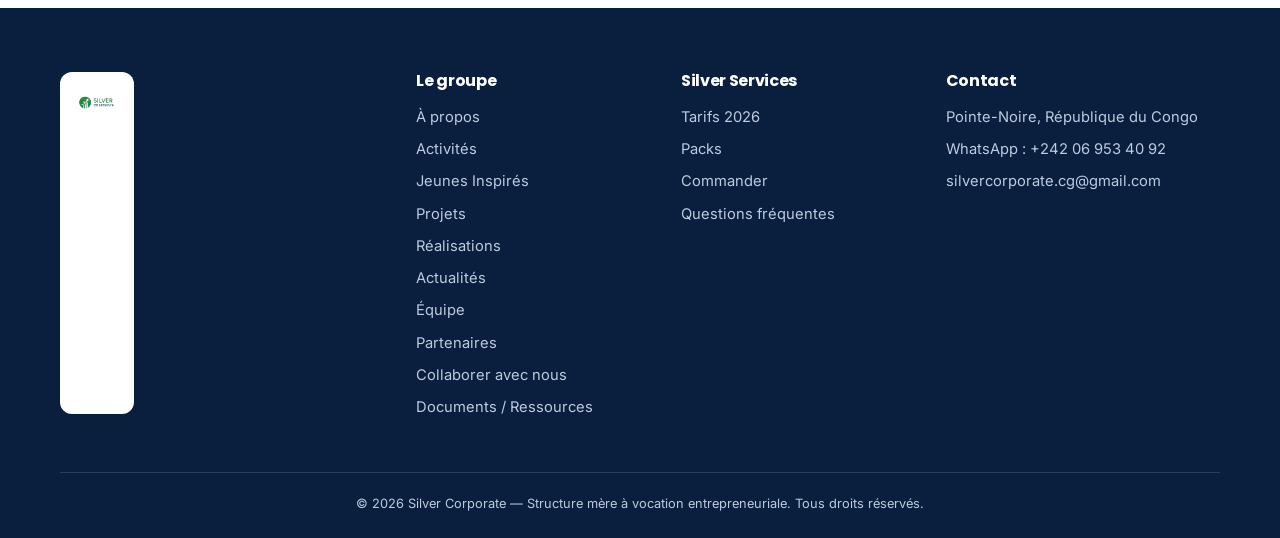
<file: jeunes-inspires.html>
<!DOCTYPE html>
<html lang="fr">
<head>
<meta charset="UTF-8">
<meta name="viewport" content="width=device-width,initial-scale=1">
<title>Jeunes Inspirés — Programme jeunesse | Silver Corporate</title>
<meta name="description" content="Jeunes Inspirés (JI) : programme jeunesse de Silver Corporate pour sensibiliser, informer, former et accompagner les jeunes. Une jeunesse consciente, compétente et engagée.">
<link rel="icon" href="images/logo.png">
<link rel="preconnect" href="https://fonts.googleapis.com"><link rel="preconnect" href="https://fonts.gstatic.com" crossorigin>
<link href="https://fonts.googleapis.com/css2?family=Inter:wght@400;500;600&family=Poppins:wght@600;700&display=swap" rel="stylesheet">
<link rel="stylesheet" href="css/style.css">
</head>
<body>
<div id="site-header"></div>
<main>

<section class="page-head"><div class="container">
  <nav class="crumb" aria-label="Fil d'Ariane"><a href="index.html">Accueil</a> / <span>Jeunes Inspirés</span></nav>
  <span class="pill"><span class="dot"></span> Programme jeunesse · créé en 2024</span>
  <h1 style="margin-top:18px">Jeunes Inspirés : une jeunesse consciente, compétente et engagée.</h1>
  <p class="lead">JI possède sa propre mission, son identité, ses activités, son organisation et son fonctionnement, tout en étant intégré à l'écosystème de Silver Corporate.</p>
  <div class="btns"><a class="btn btn-green" href="contact.html?objet=Jeunes%20Inspir%C3%A9s">Rejoindre / en savoir plus</a></div>
</div></section>

<section class="section">
  <div class="container">
    <div class="grid g2">
      <article class="big-card green"><span class="num">MISSION</span><h3>Sensibiliser, informer, former et accompagner les jeunes</h3><p>Pour les aider à comprendre leur environnement, développer leurs compétences, construire leur avenir et passer à l'action.</p></article>
      <article class="big-card blue"><span class="num">VISION</span><h3>Une jeunesse consciente, compétente et engagée</h3><p>Capable de contribuer positivement à son avenir et à sa société.</p></article>
    </div>
    <article class="card mt"><span class="ico"><i data-i="users"></i></span><h3>Public</h3><p>Jeunes de <strong>15 à 30 ans</strong>, avec une ouverture à des participants plus jeunes pour des activités adaptées. Les personnes de plus de 30 ans peuvent intervenir comme mentors, intervenants, volontaires, professionnels ou partenaires.</p></article>
  </div>
</section>

<section class="section alt">
  <div class="container">
    <div class="section-head"><span class="eyebrow">Axes principaux</span><h2>Six axes d'action</h2></div>
    <div class="grid g3">
      <article class="card"><span class="num">01</span><h3>Sensibilisation et engagement citoyen</h3></article>
      <article class="card"><span class="num">02</span><h3>Développement personnel et bien-être</h3></article>
      <article class="card"><span class="num">03</span><h3>Études, éducation et orientation</h3></article>
      <article class="card"><span class="num">04</span><h3>Entrepreneuriat et créativité</h3></article>
      <article class="card"><span class="num">05</span><h3>Formation et développement des compétences</h3></article>
      <article class="card"><span class="num">06</span><h3>Engagement, projets et vie de la jeunesse</h3></article>
    </div>
  </div>
</section>

<section class="section">
  <div class="container">
    <div class="section-head"><span class="eyebrow">Activités</span><h2>Ce que JI peut organiser</h2></div>
    <div class="chips"><span class="chip">Formations</span><span class="chip">Ateliers</span><span class="chip">Conférences</span><span class="chip">Débats</span><span class="chip">Rencontres</span><span class="chip">Campagnes</span><span class="chip">Défis</span><span class="chip">Concours</span><span class="chip">Activités communautaires</span><span class="chip">Orientation</span><span class="chip">Mentorat</span><span class="chip">Rencontres professionnelles</span><span class="chip">Partage d'opportunités</span><span class="chip">Activités en ligne</span><span class="chip">Contenus éducatifs</span></div>
    <p class="muted">JI peut aussi relayer des opportunités pertinentes : bourses, formations, emplois, stages, concours, appels à projets.</p>
  </div>
</section>

<section class="section alt">
  <div class="container">
    <div class="section-head"><span class="eyebrow">Projets</span><h2>Projets de Jeunes Inspirés</h2></div>
    <div class="grid g3" data-render="projets" data-limit="3" data-empty="Les projets de Jeunes Inspirés seront présentés ici au fur et à mesure de leur documentation."></div>
  </div>
</section>

<section class="cta">
  <div class="container"><div class="big-card green">
    <h2>Tu as du potentiel. Découvre-le, développe-le et utilise-le pour construire ton avenir.</h2>
    <p>Jeunes Inspirés doit rester un espace utile, actif, apolitique et ouvert à tous, et non simplement un nom ou un groupe de discussion.</p>
    <div class="btns"><a class="btn btn-white" href="contact.html?objet=Jeunes%20Inspir%C3%A9s">Nous écrire</a>
    <!-- Quand le site de Jeunes Inspirés sera disponible, retirez les marques de commentaire et mettez son adresse :
    <a class="btn btn-line" href="https://..." target="_blank" rel="noopener">Visiter le site de Jeunes Inspirés</a> -->
    </div>
  </div></div>
</section>

</main>
<div id="site-footer"></div>
<script src="js/data.js"></script>
<script src="js/main.js"></script>
</body>
</html>
</file>
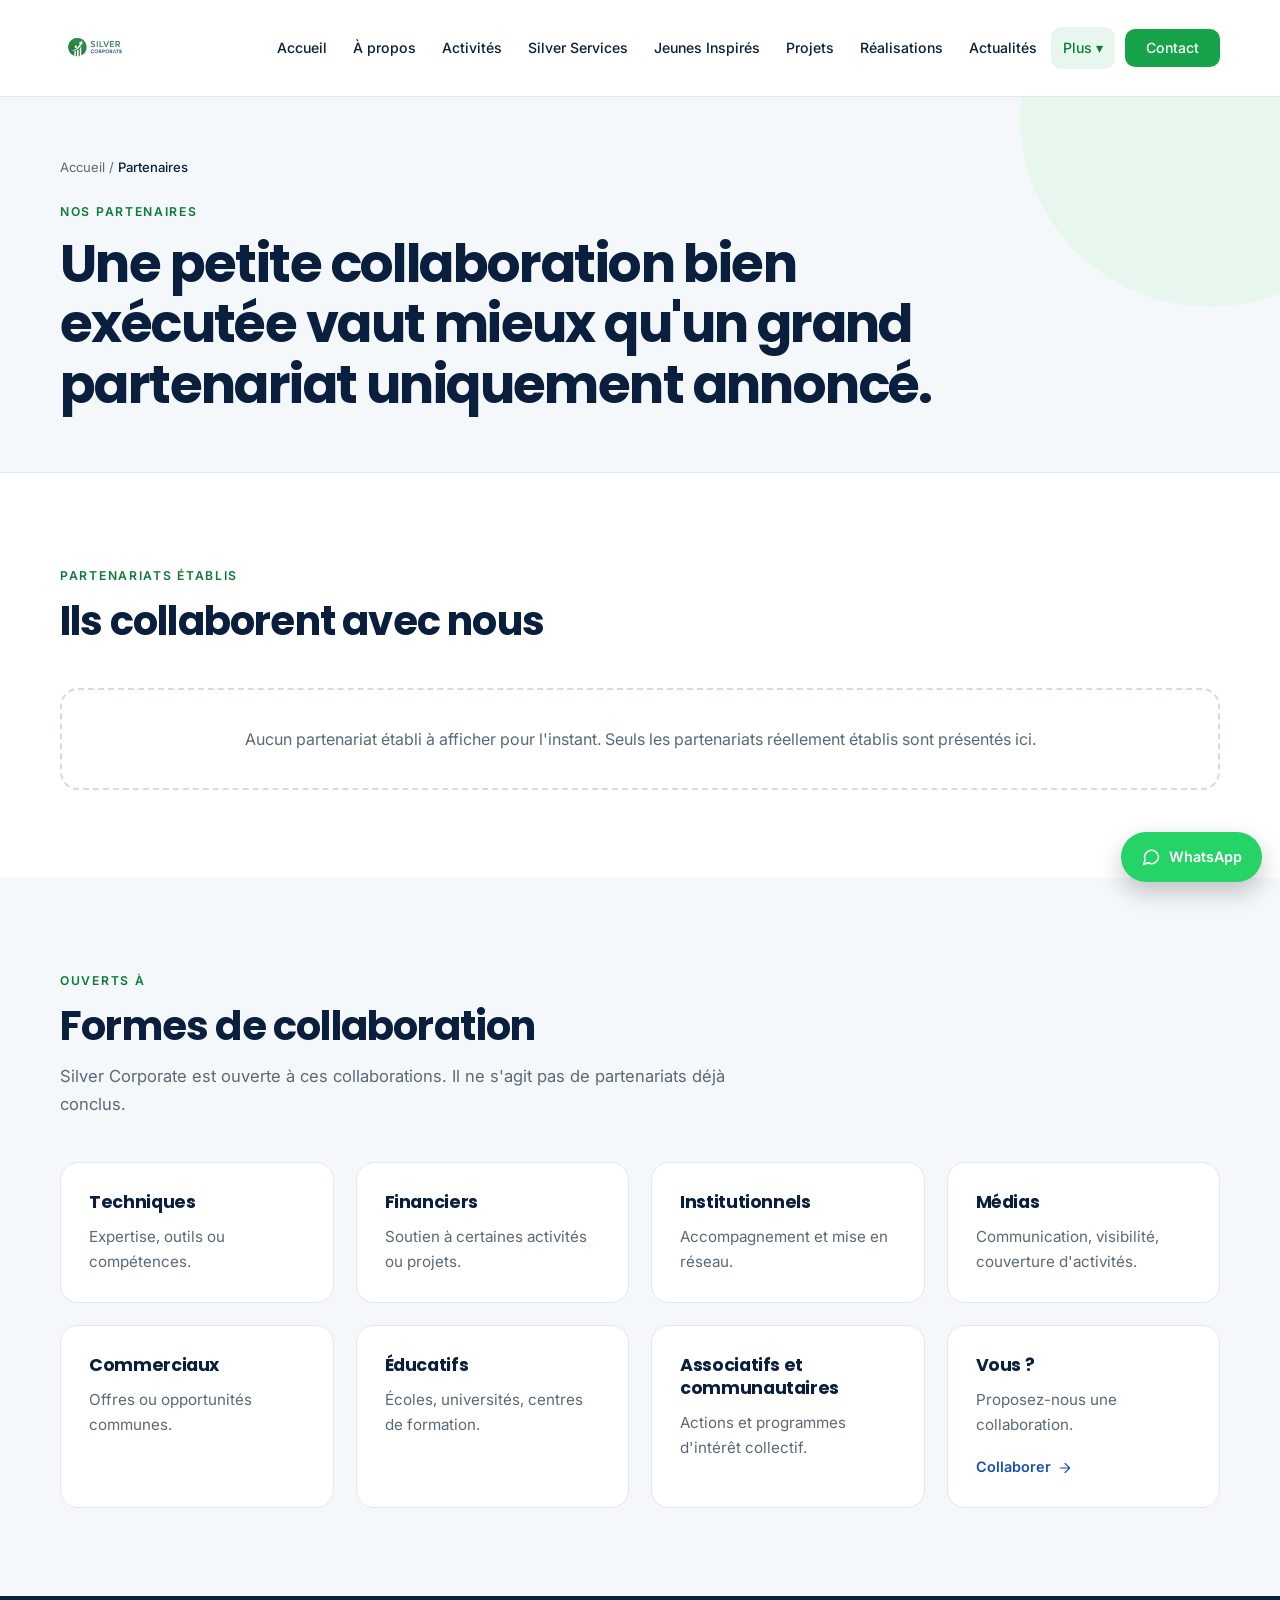
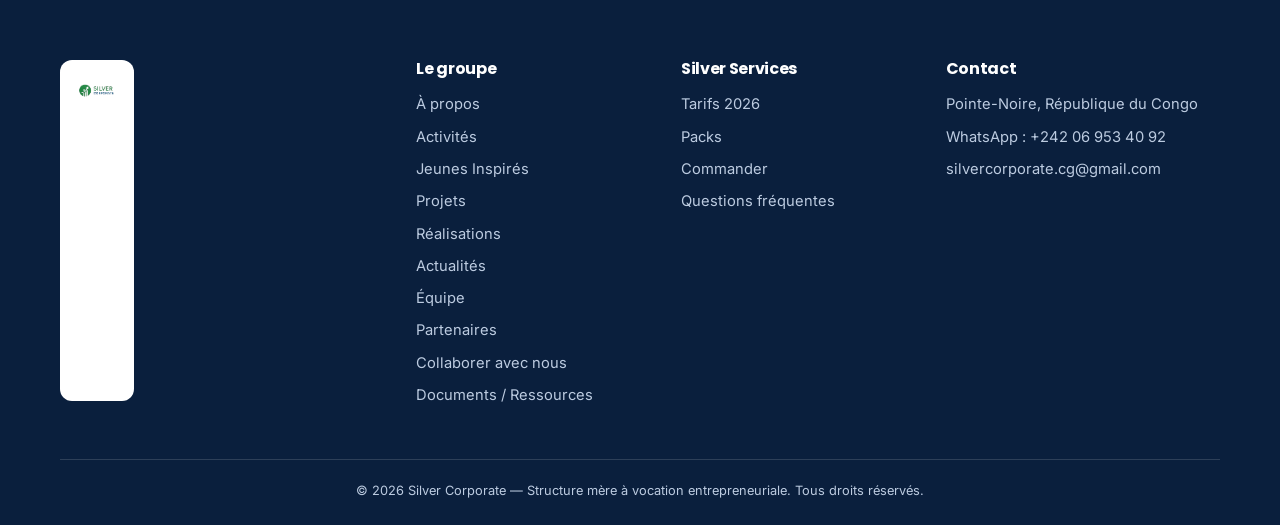
<file: partenaires.html>
<!DOCTYPE html>
<html lang="fr">
<head>
<meta charset="UTF-8">
<meta name="viewport" content="width=device-width,initial-scale=1">
<title>Partenaires — Silver Corporate</title>
<meta name="description" content="Les partenaires de Silver Corporate et les formes de collaboration ouvertes : techniques, financières, institutionnelles, médias, éducatives.">
<link rel="icon" href="images/logo.png">
<link rel="preconnect" href="https://fonts.googleapis.com"><link rel="preconnect" href="https://fonts.gstatic.com" crossorigin>
<link href="https://fonts.googleapis.com/css2?family=Inter:wght@400;500;600&family=Poppins:wght@600;700&display=swap" rel="stylesheet">
<link rel="stylesheet" href="css/style.css">
</head>
<body>
<div id="site-header"></div>
<main>

<section class="page-head"><div class="container">
  <nav class="crumb" aria-label="Fil d'Ariane"><a href="index.html">Accueil</a> / <span>Partenaires</span></nav>
  <span class="eyebrow">Nos partenaires</span>
  <h1>Une petite collaboration bien exécutée vaut mieux qu'un grand partenariat uniquement annoncé.</h1>
</div></section>

<section class="section">
  <div class="container">
    <div class="section-head"><span class="eyebrow">Partenariats établis</span><h2>Ils collaborent avec nous</h2></div>
    <div class="grid g3" data-render="partenaires" data-empty="Aucun partenariat établi à afficher pour l'instant. Seuls les partenariats réellement établis sont présentés ici."></div>
  </div>
</section>

<section class="section alt">
  <div class="container">
    <div class="section-head"><span class="eyebrow">Ouverts à</span><h2>Formes de collaboration</h2><p>Silver Corporate est ouverte à ces collaborations. Il ne s'agit pas de partenariats déjà conclus.</p></div>
    <div class="grid g4">
      <article class="card"><h3>Techniques</h3><p>Expertise, outils ou compétences.</p></article>
      <article class="card"><h3>Financiers</h3><p>Soutien à certaines activités ou projets.</p></article>
      <article class="card"><h3>Institutionnels</h3><p>Accompagnement et mise en réseau.</p></article>
      <article class="card"><h3>Médias</h3><p>Communication, visibilité, couverture d'activités.</p></article>
      <article class="card"><h3>Commerciaux</h3><p>Offres ou opportunités communes.</p></article>
      <article class="card"><h3>Éducatifs</h3><p>Écoles, universités, centres de formation.</p></article>
      <article class="card"><h3>Associatifs et communautaires</h3><p>Actions et programmes d'intérêt collectif.</p></article>
      <article class="card"><h3>Vous ?</h3><p>Proposez-nous une collaboration.</p><a class="go" href="collaborer.html">Collaborer <i data-i="arrow" data-s="16"></i></a></article>
    </div>
  </div>
</section>

</main>
<div id="site-footer"></div>
<script src="js/data.js"></script>
<script src="js/main.js"></script>
</body>
</html>
</file>
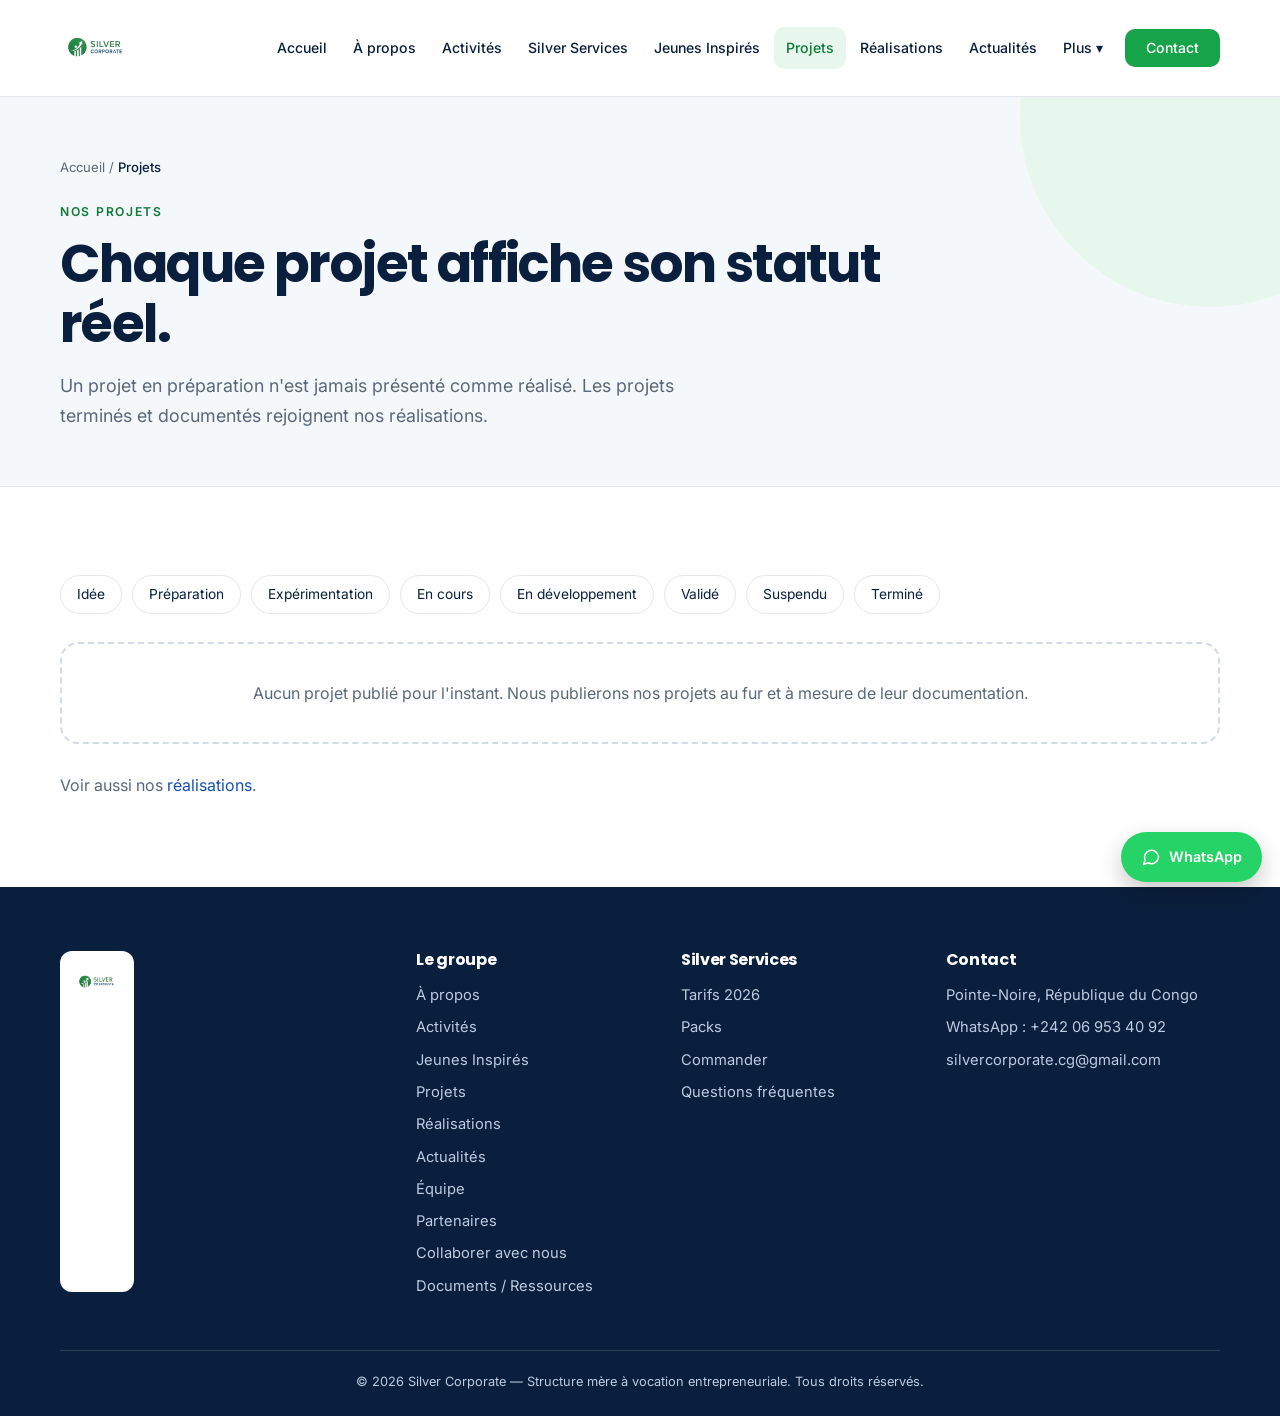
<file: projets.html>
<!DOCTYPE html>
<html lang="fr">
<head>
<meta charset="UTF-8">
<meta name="viewport" content="width=device-width,initial-scale=1">
<title>Nos projets — Silver Corporate</title>
<meta name="description" content="Les projets de Silver Corporate, avec leur statut réel : idée, préparation, expérimentation, en cours, validé, terminé.">
<link rel="icon" href="images/logo.png">
<link rel="preconnect" href="https://fonts.googleapis.com"><link rel="preconnect" href="https://fonts.gstatic.com" crossorigin>
<link href="https://fonts.googleapis.com/css2?family=Inter:wght@400;500;600&family=Poppins:wght@600;700&display=swap" rel="stylesheet">
<link rel="stylesheet" href="css/style.css">
</head>
<body>
<div id="site-header"></div>
<main>

<section class="page-head"><div class="container">
  <nav class="crumb" aria-label="Fil d'Ariane"><a href="index.html">Accueil</a> / <span>Projets</span></nav>
  <span class="eyebrow">Nos projets</span>
  <h1>Chaque projet affiche son statut réel.</h1>
  <p class="lead">Un projet en préparation n'est jamais présenté comme réalisé. Les projets terminés et documentés rejoignent nos réalisations.</p>
</div></section>

<section class="section">
  <div class="container">
    <div class="chips" style="margin-top:0"><span class="chip">Idée</span><span class="chip">Préparation</span><span class="chip">Expérimentation</span><span class="chip">En cours</span><span class="chip">En développement</span><span class="chip">Validé</span><span class="chip">Suspendu</span><span class="chip">Terminé</span></div>
    <div class="grid g3 mt" data-render="projets" data-empty="Aucun projet publié pour l'instant. Nous publierons nos projets au fur et à mesure de leur documentation."></div>
    <p class="mt muted">Voir aussi nos <a href="realisations.html">réalisations</a>.</p>
  </div>
</section>

</main>
<div id="site-footer"></div>
<script src="js/data.js"></script>
<script src="js/main.js"></script>
</body>
</html>
</file>
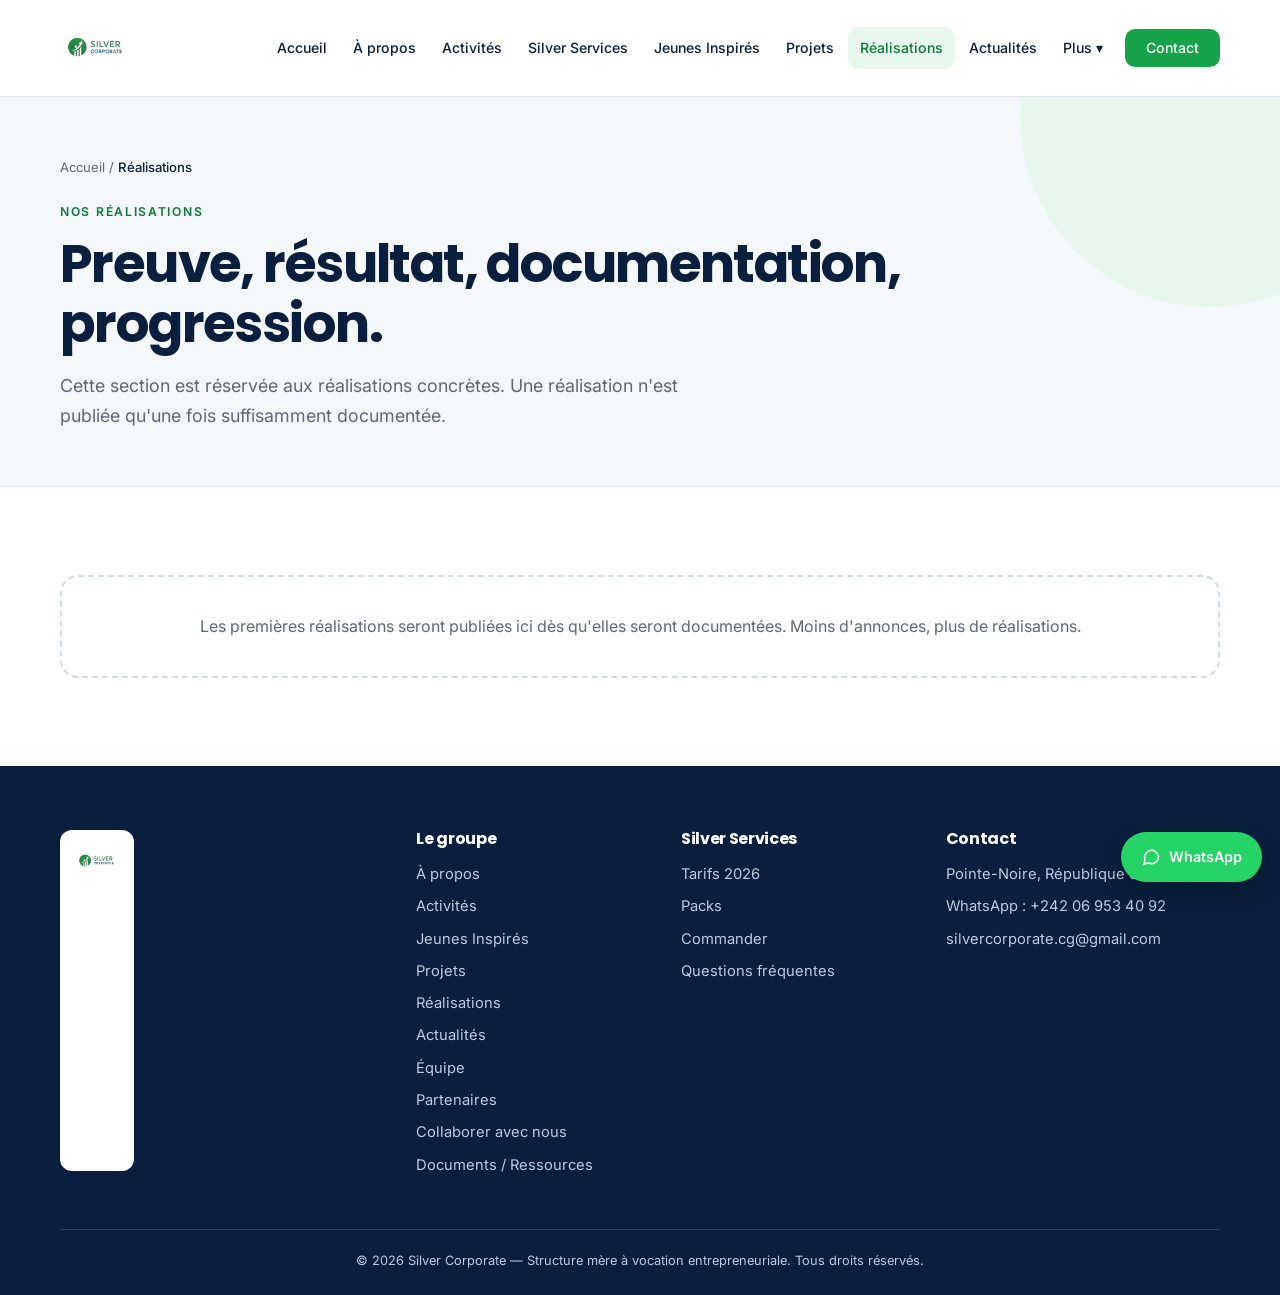
<file: realisations.html>
<!DOCTYPE html>
<html lang="fr">
<head>
<meta charset="UTF-8">
<meta name="viewport" content="width=device-width,initial-scale=1">
<title>Nos réalisations — Silver Corporate</title>
<meta name="description" content="Les réalisations concrètes et documentées de Silver Corporate : contexte, objectif, résultat et impact.">
<link rel="icon" href="images/logo.png">
<link rel="preconnect" href="https://fonts.googleapis.com"><link rel="preconnect" href="https://fonts.gstatic.com" crossorigin>
<link href="https://fonts.googleapis.com/css2?family=Inter:wght@400;500;600&family=Poppins:wght@600;700&display=swap" rel="stylesheet">
<link rel="stylesheet" href="css/style.css">
</head>
<body>
<div id="site-header"></div>
<main>

<section class="page-head"><div class="container">
  <nav class="crumb" aria-label="Fil d'Ariane"><a href="index.html">Accueil</a> / <span>Réalisations</span></nav>
  <span class="eyebrow">Nos réalisations</span>
  <h1>Preuve, résultat, documentation, progression.</h1>
  <p class="lead">Cette section est réservée aux réalisations concrètes. Une réalisation n'est publiée qu'une fois suffisamment documentée.</p>
</div></section>

<section class="section">
  <div class="container">
    <div class="grid g3" data-render="realisations" data-empty="Les premières réalisations seront publiées ici dès qu'elles seront documentées. Moins d'annonces, plus de réalisations."></div>
  </div>
</section>

</main>
<div id="site-footer"></div>
<script src="js/data.js"></script>
<script src="js/main.js"></script>
</body>
</html>
</file>
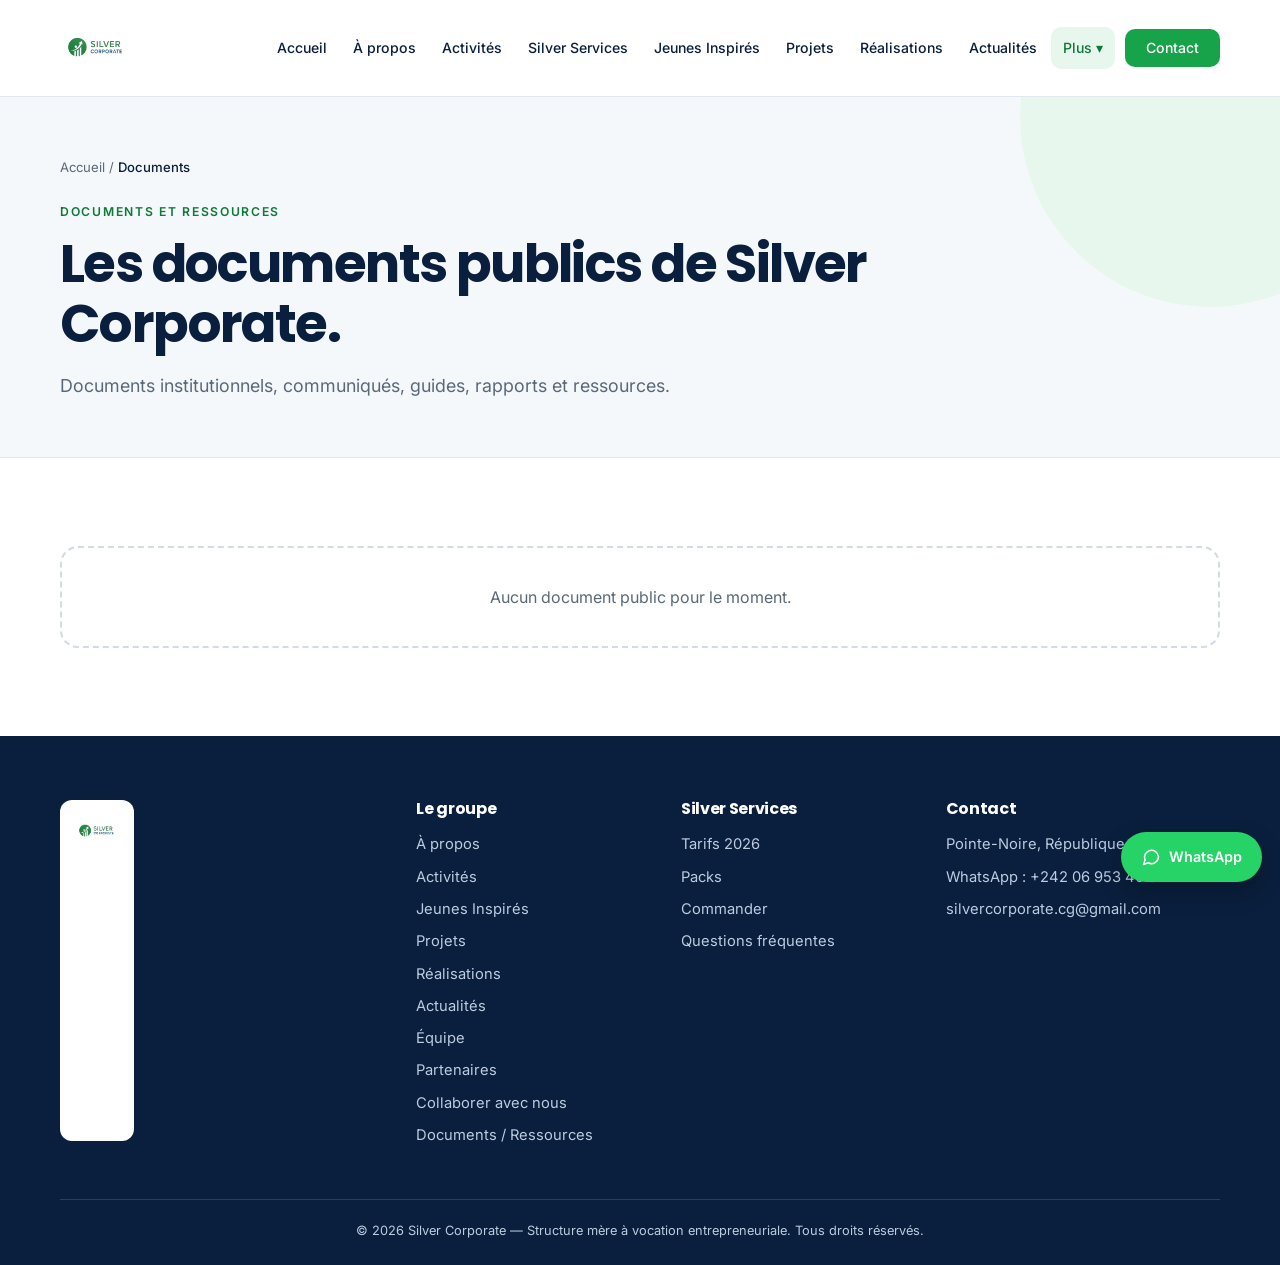
<file: ressources.html>
<!DOCTYPE html>
<html lang="fr">
<head>
<meta charset="UTF-8">
<meta name="viewport" content="width=device-width,initial-scale=1">
<title>Documents & ressources — Silver Corporate</title>
<meta name="description" content="Documents institutionnels, communiqués, guides, rapports et ressources publiques de Silver Corporate.">
<link rel="icon" href="images/logo.png">
<link rel="preconnect" href="https://fonts.googleapis.com"><link rel="preconnect" href="https://fonts.gstatic.com" crossorigin>
<link href="https://fonts.googleapis.com/css2?family=Inter:wght@400;500;600&family=Poppins:wght@600;700&display=swap" rel="stylesheet">
<link rel="stylesheet" href="css/style.css">
</head>
<body>
<div id="site-header"></div>
<main>

<section class="page-head"><div class="container">
  <nav class="crumb" aria-label="Fil d'Ariane"><a href="index.html">Accueil</a> / <span>Documents</span></nav>
  <span class="eyebrow">Documents et ressources</span>
  <h1>Les documents publics de Silver Corporate.</h1>
  <p class="lead">Documents institutionnels, communiqués, guides, rapports et ressources.</p>
</div></section>

<section class="section">
  <div class="container">
    <div class="grid g3" data-render="ressources" data-empty="Aucun document public pour le moment."></div>
  </div>
</section>

</main>
<div id="site-footer"></div>
<script src="js/data.js"></script>
<script src="js/main.js"></script>
</body>
</html>
</file>
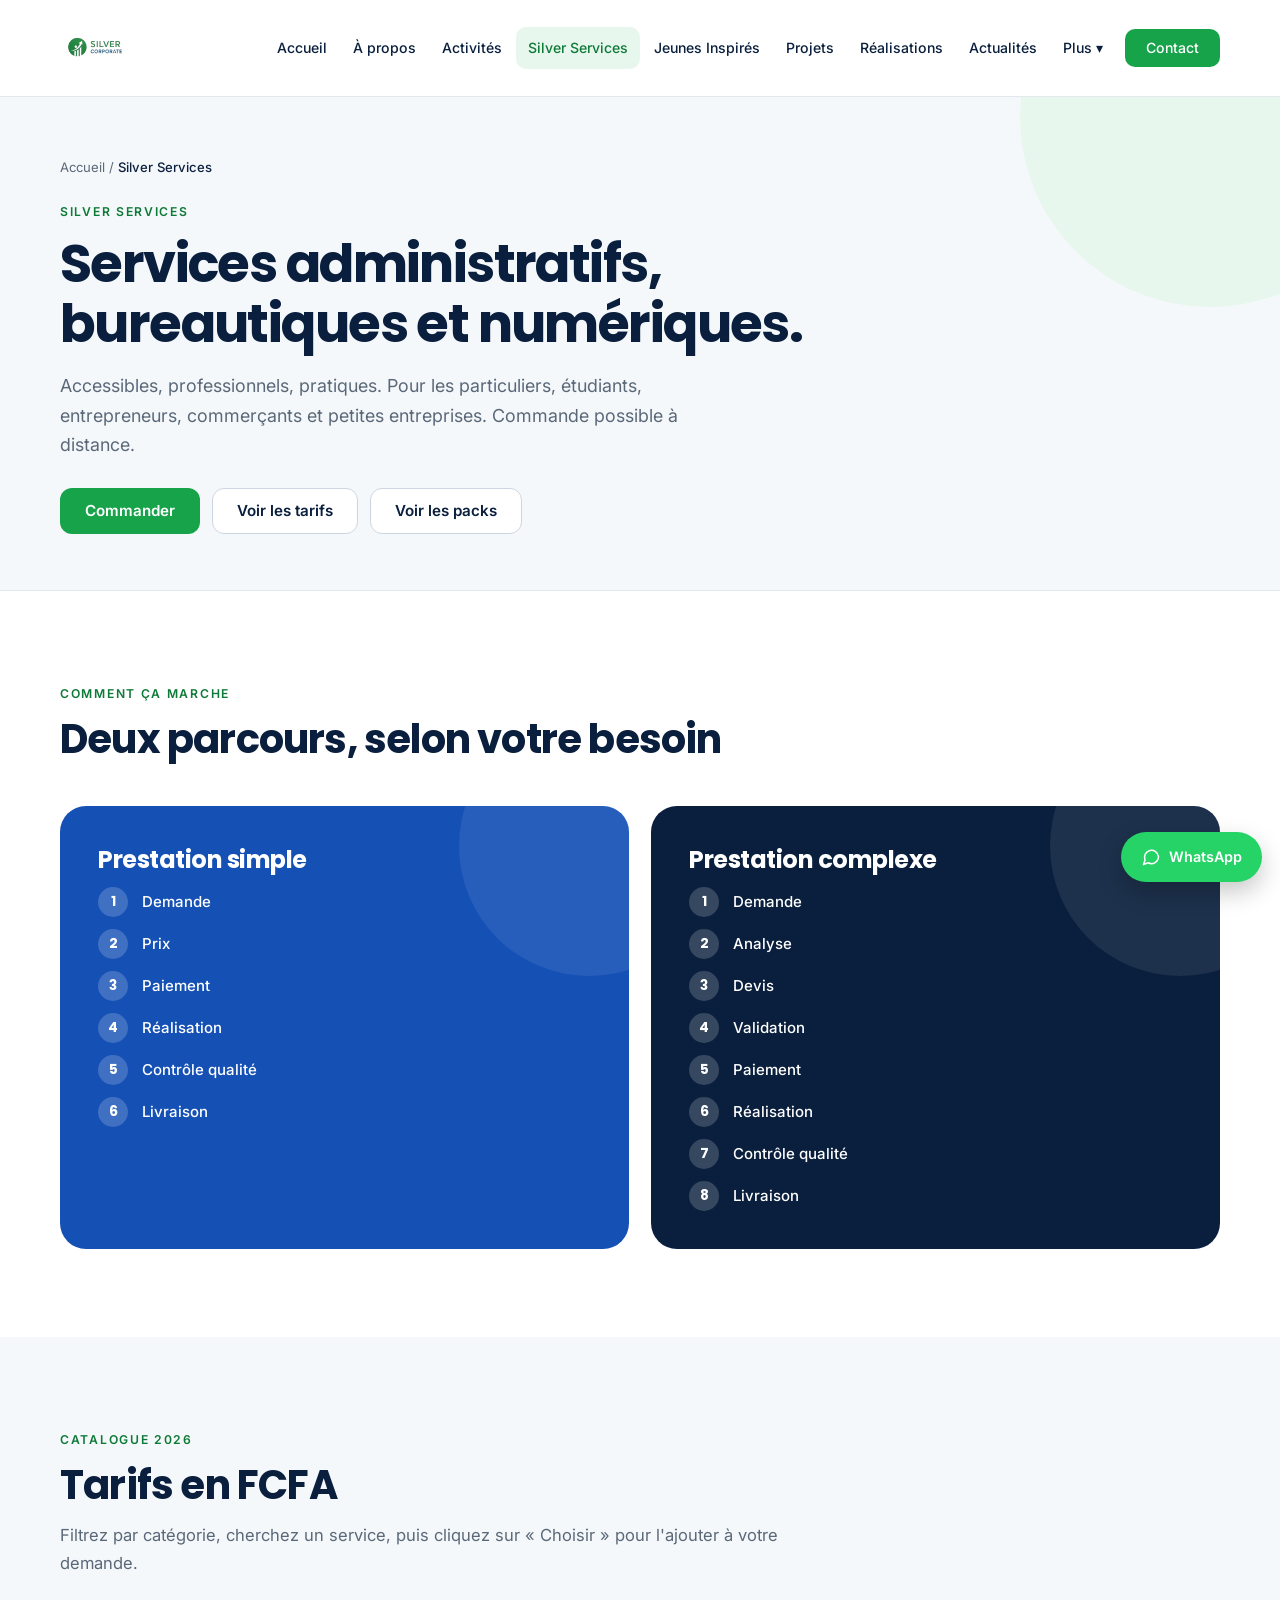
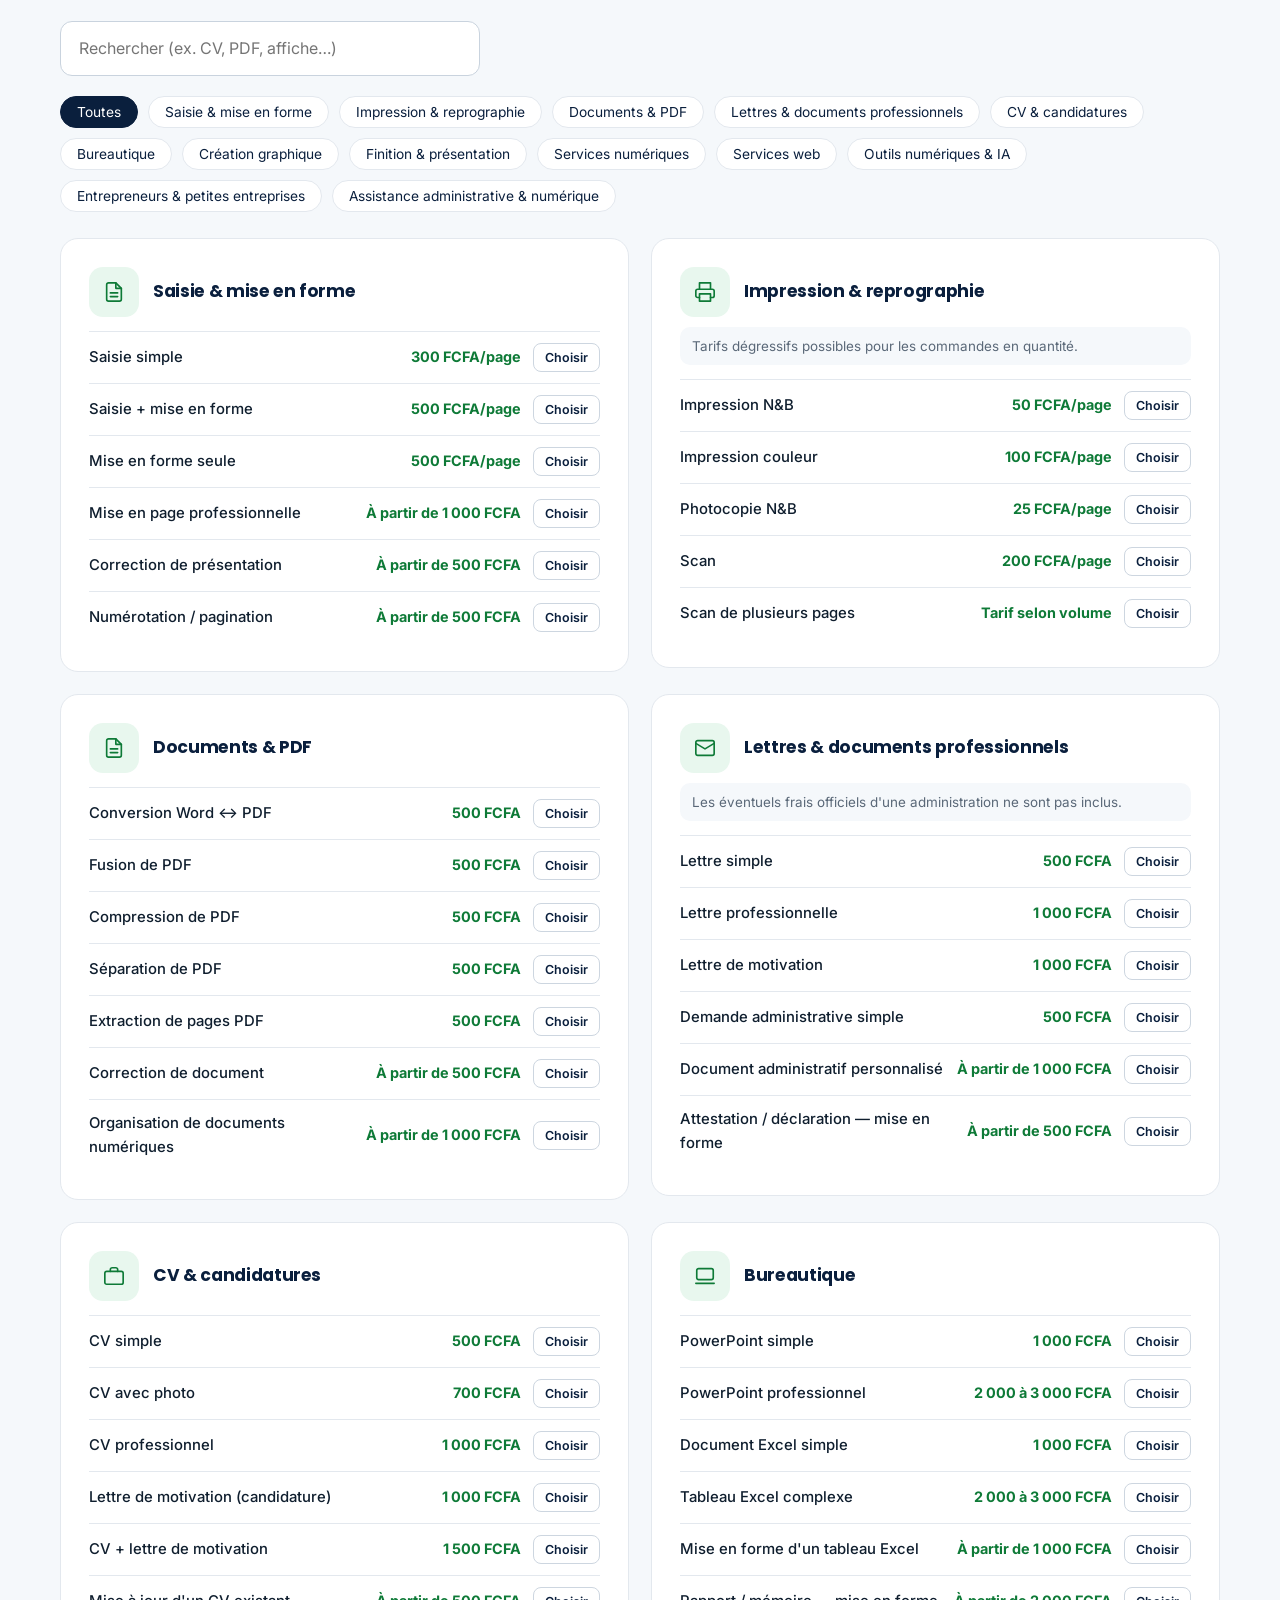
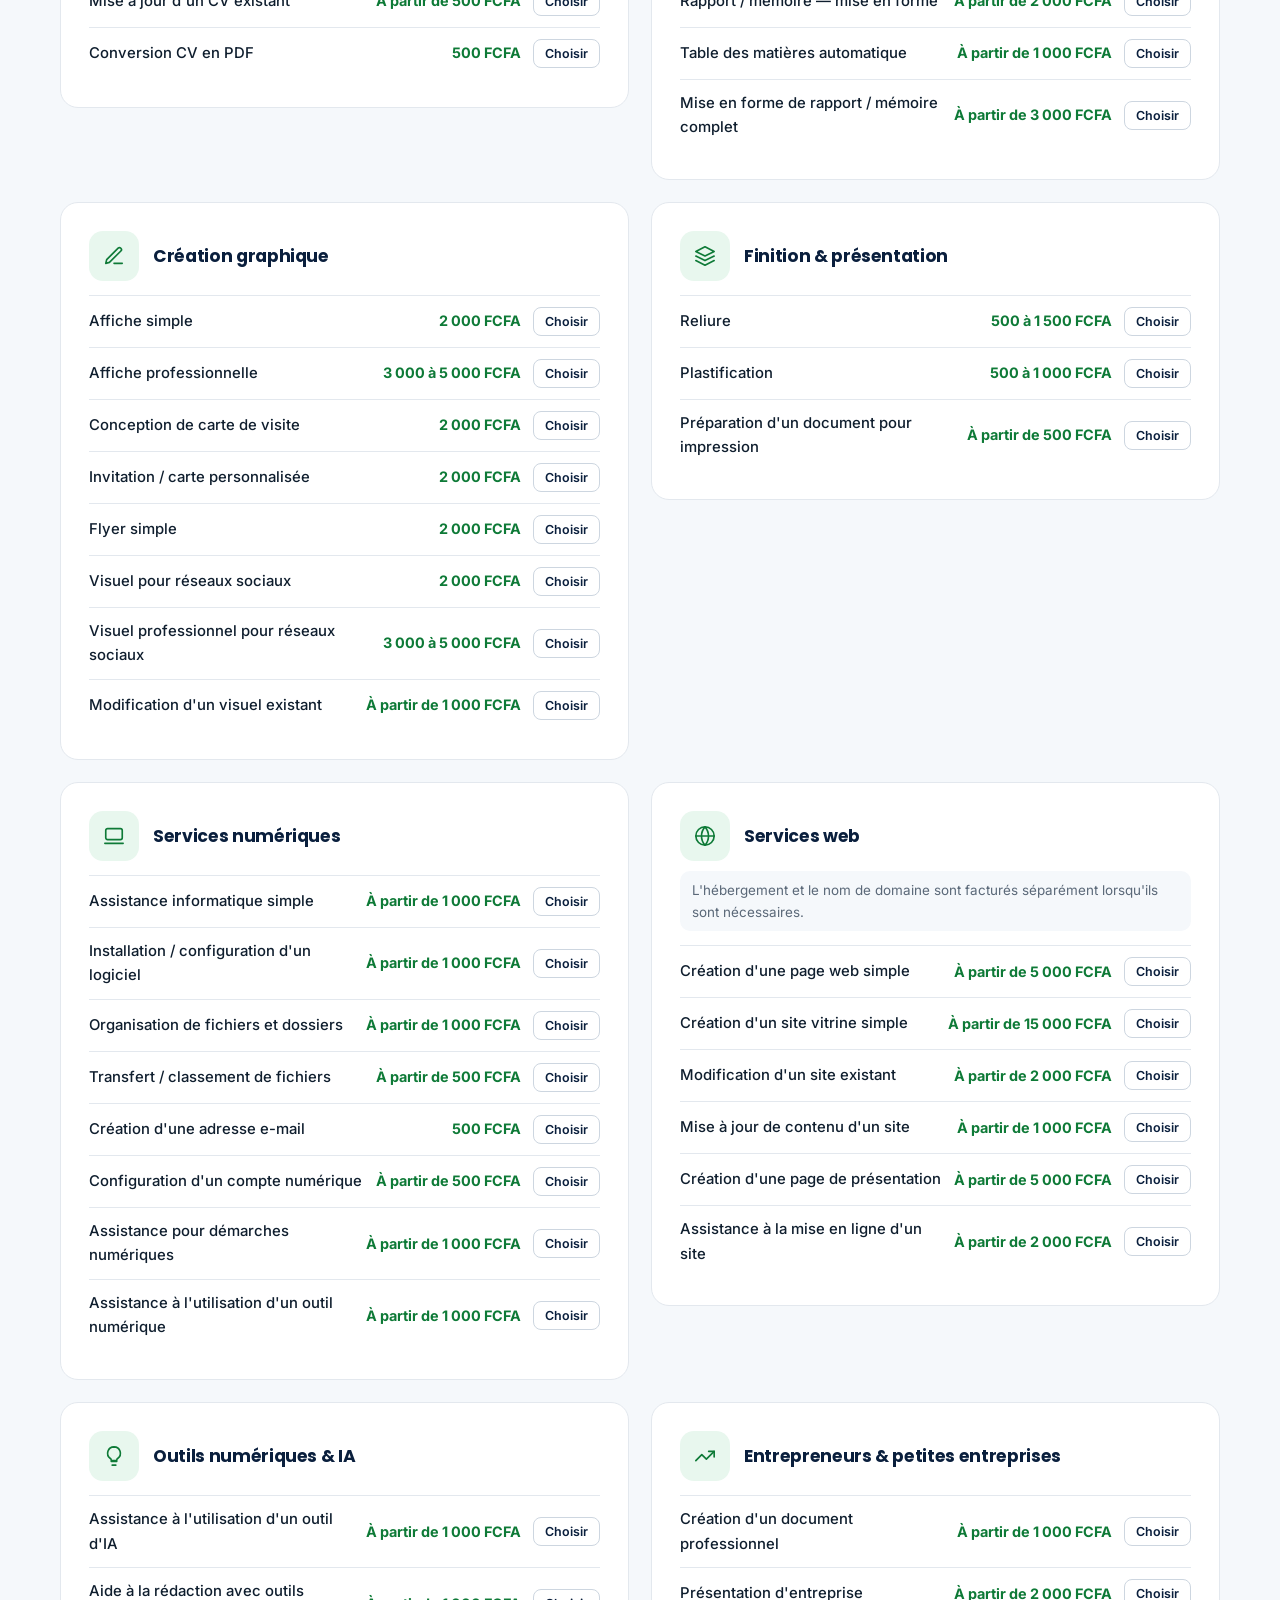
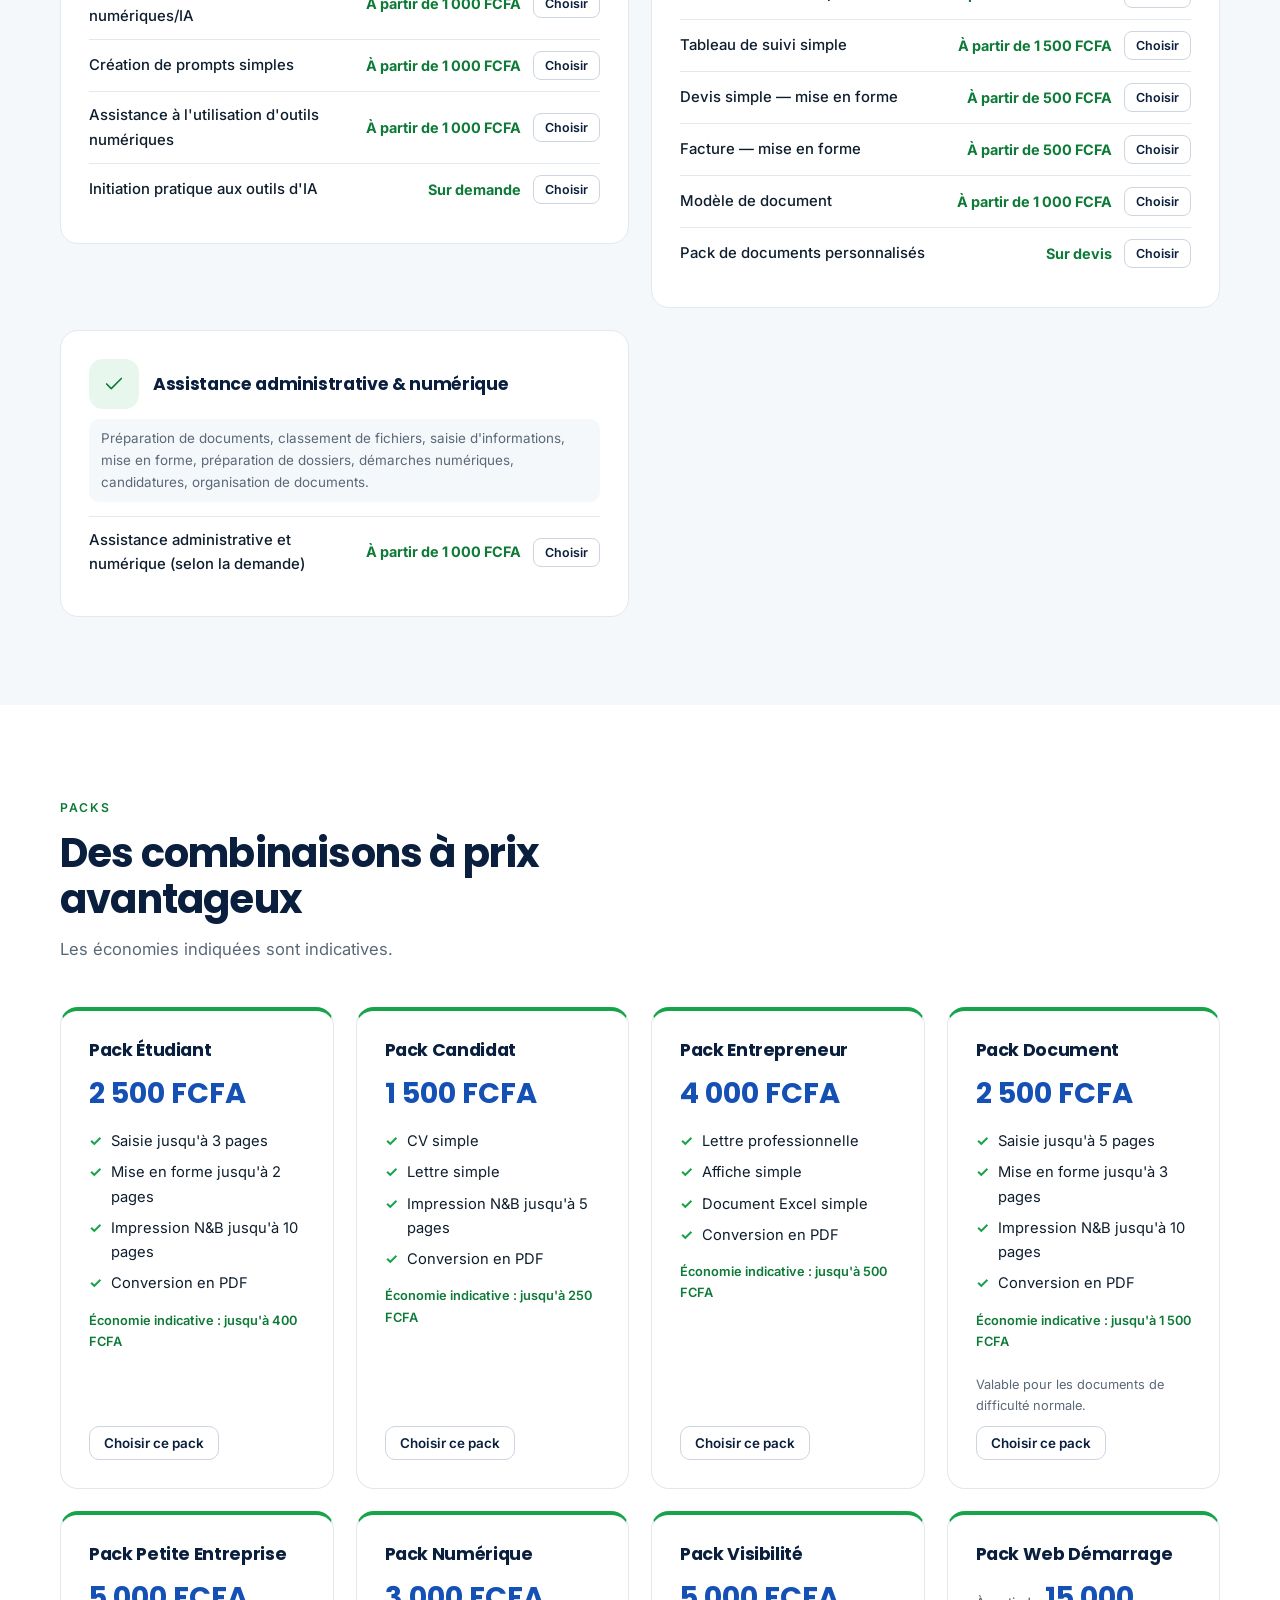
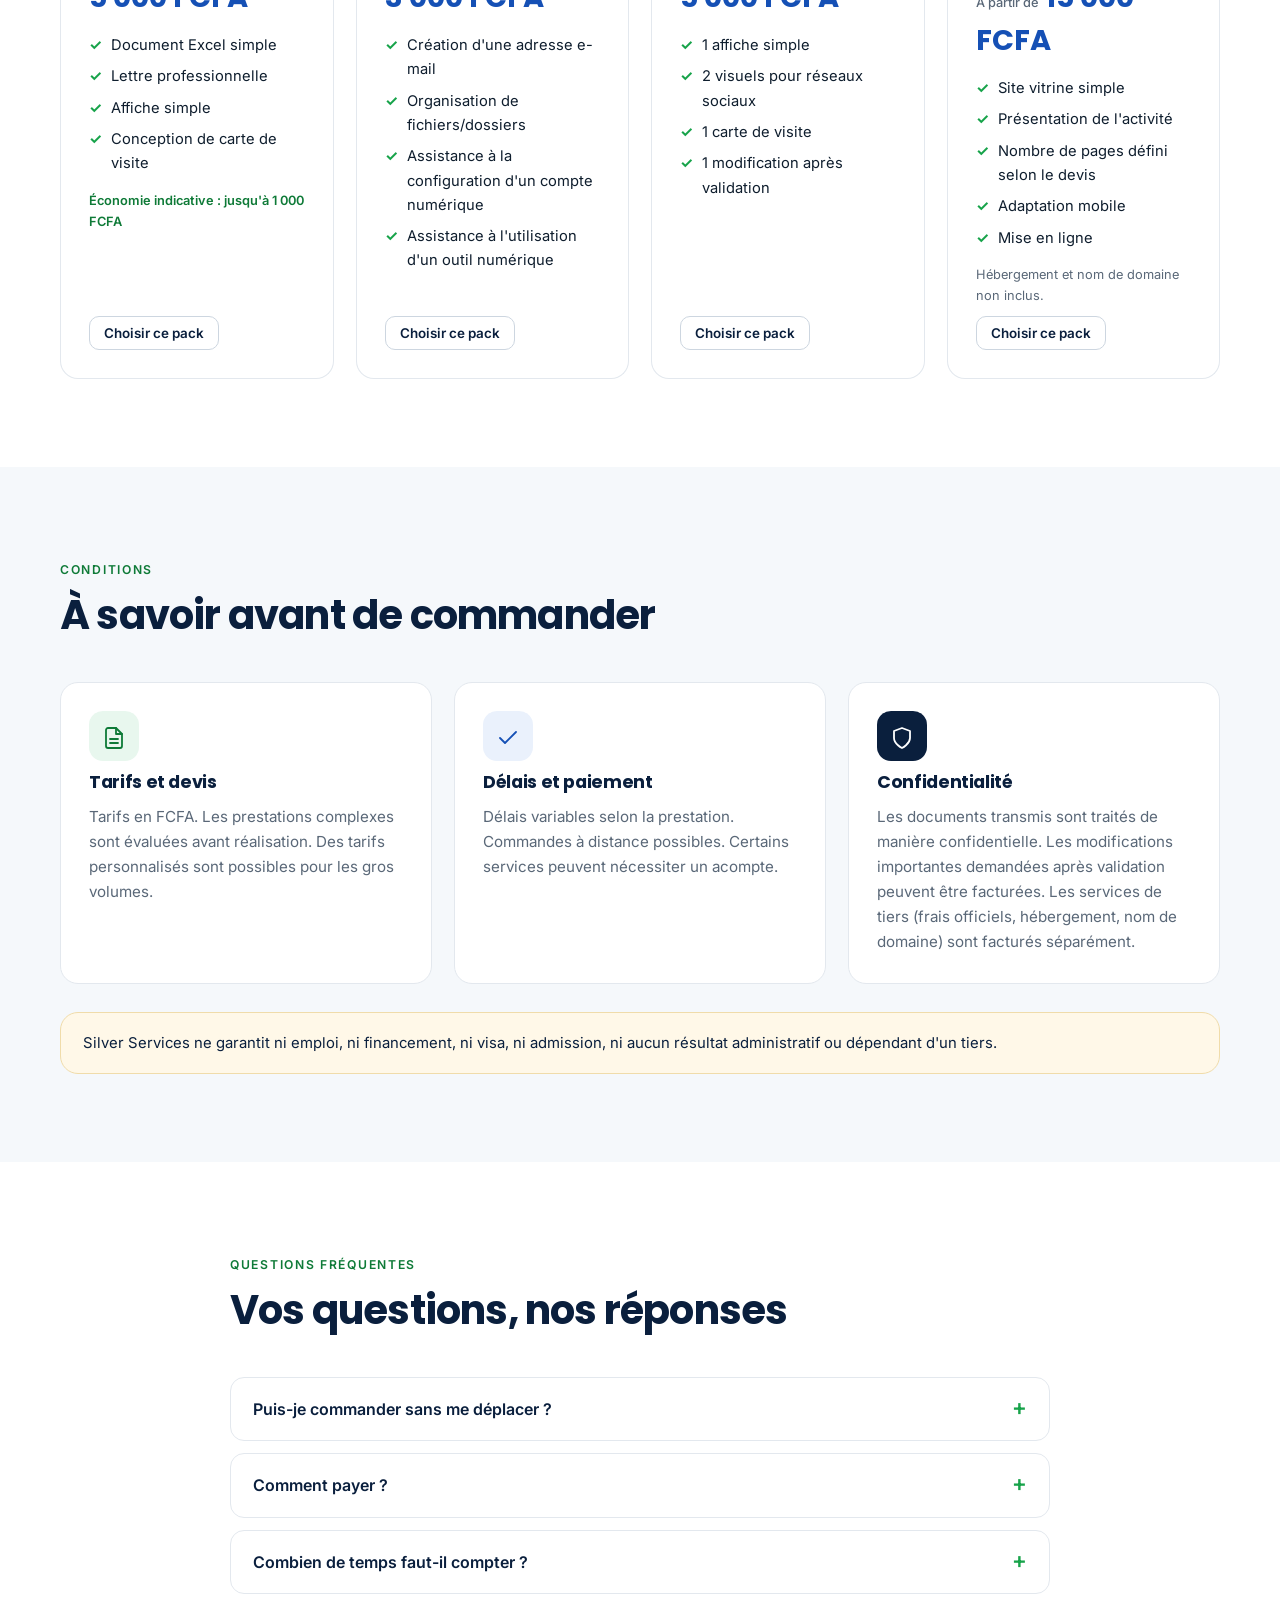
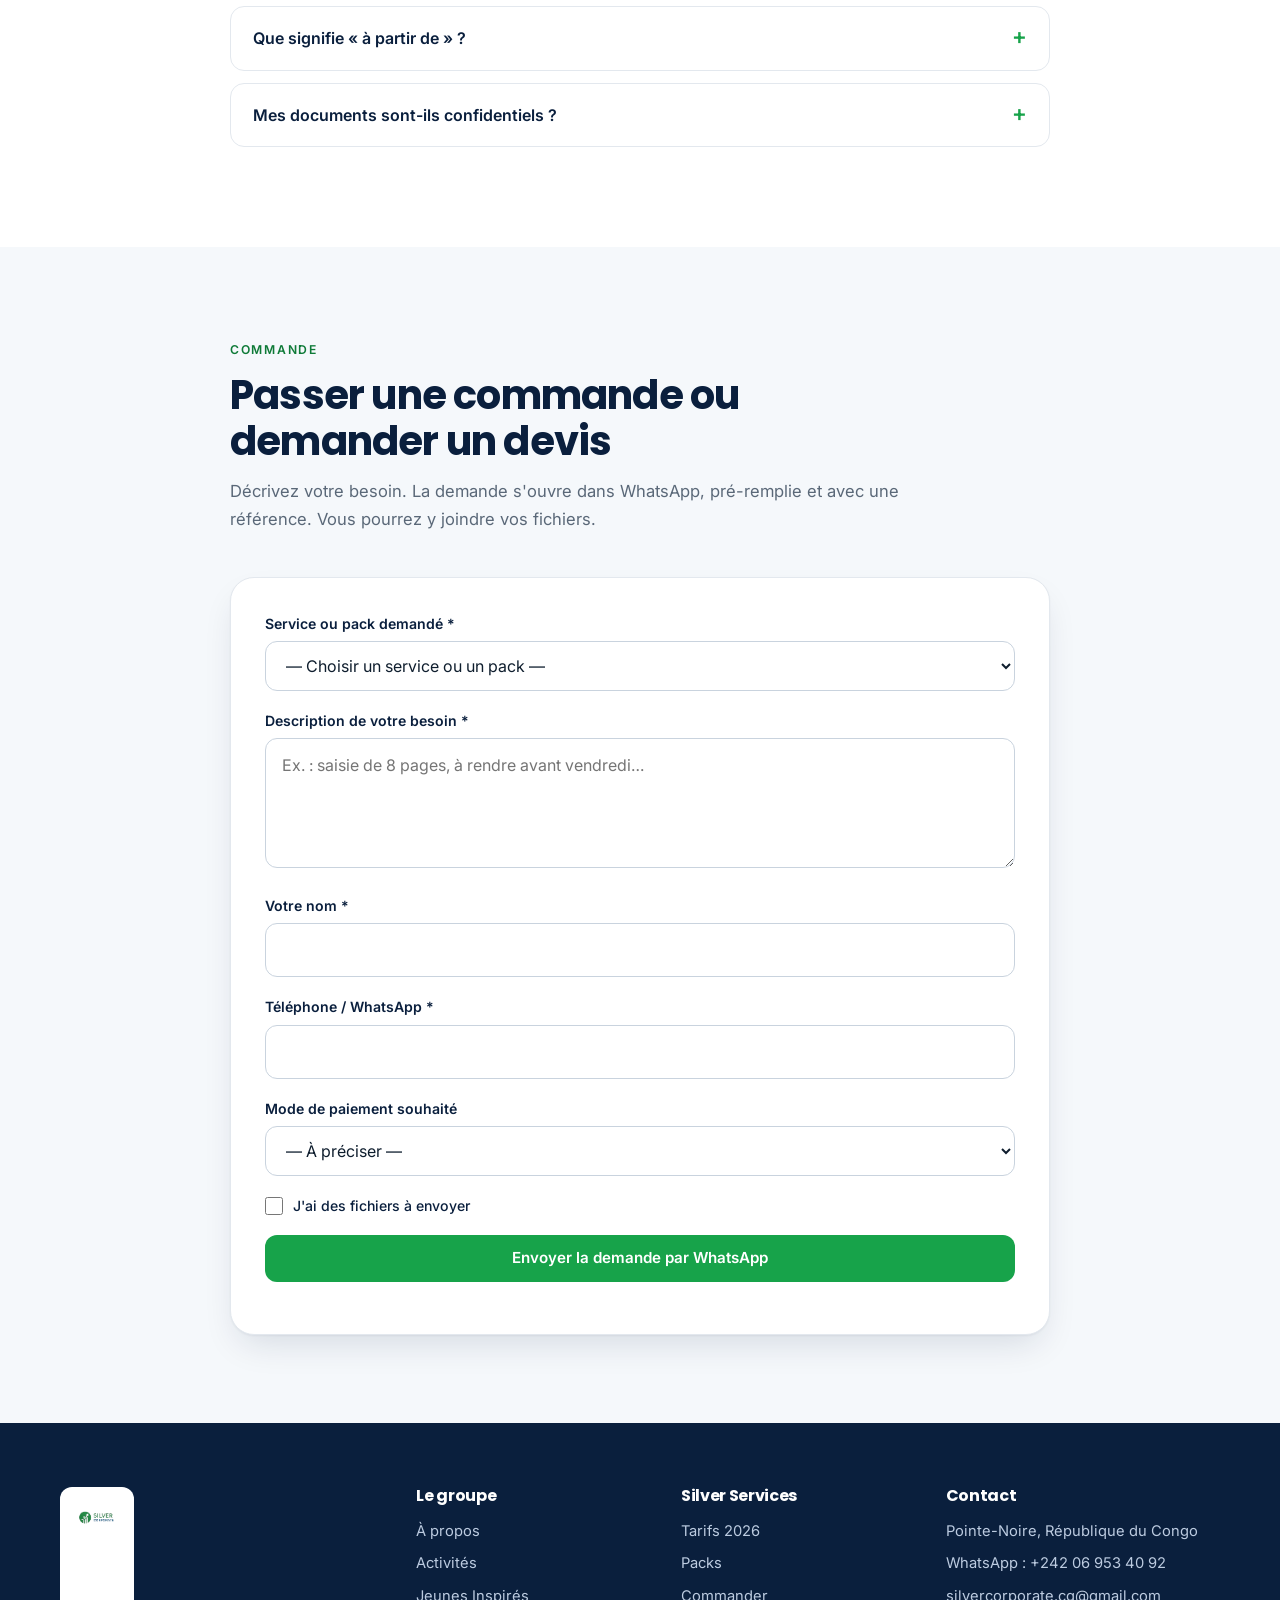
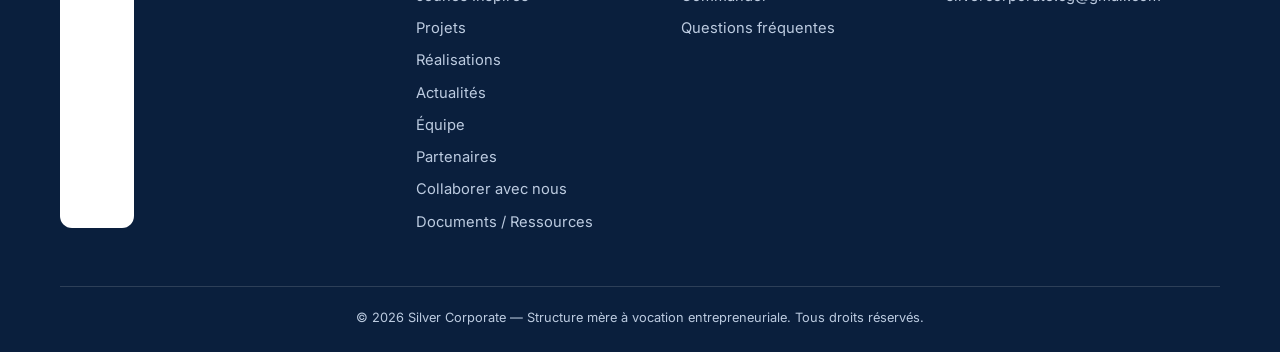
<file: silver-services.html>
<!DOCTYPE html>
<html lang="fr">
<head>
<meta charset="UTF-8">
<meta name="viewport" content="width=device-width,initial-scale=1">
<title>Silver Services — Services administratifs, bureautiques & numériques | Pointe-Noire</title>
<meta name="description" content="Saisie, mise en forme, CV, impression, PowerPoint, Excel, création graphique, services web : tarifs en FCFA, packs et commande à distance à Pointe-Noire.">
<link rel="icon" href="images/logo.png">
<link rel="preconnect" href="https://fonts.googleapis.com"><link rel="preconnect" href="https://fonts.gstatic.com" crossorigin>
<link href="https://fonts.googleapis.com/css2?family=Inter:wght@400;500;600&family=Poppins:wght@600;700&display=swap" rel="stylesheet">
<link rel="stylesheet" href="css/style.css">
</head>
<body>
<div id="site-header"></div>
<main>

<section class="page-head"><div class="container">
  <nav class="crumb" aria-label="Fil d'Ariane"><a href="index.html">Accueil</a> / <span>Silver Services</span></nav>
  <span class="eyebrow">Silver Services</span>
  <h1>Services administratifs, bureautiques et numériques.</h1>
  <p class="lead">Accessibles, professionnels, pratiques. Pour les particuliers, étudiants, entrepreneurs, commerçants et petites entreprises. Commande possible à distance.</p>
  <div class="btns"><a class="btn btn-green" href="#commande">Commander</a><a class="btn btn-ghost" href="#tarifs">Voir les tarifs</a><a class="btn btn-ghost" href="#packs">Voir les packs</a></div>
</div></section>

<section class="section">
  <div class="container">
    <div class="section-head"><span class="eyebrow">Comment ça marche</span><h2>Deux parcours, selon votre besoin</h2></div>
    <div class="grid g2">
      <article class="big-card blue"><h3>Prestation simple</h3><ol class="how"><li>Demande</li><li>Prix</li><li>Paiement</li><li>Réalisation</li><li>Contrôle qualité</li><li>Livraison</li></ol></article>
      <article class="big-card navy"><h3>Prestation complexe</h3><ol class="how"><li>Demande</li><li>Analyse</li><li>Devis</li><li>Validation</li><li>Paiement</li><li>Réalisation</li><li>Contrôle qualité</li><li>Livraison</li></ol></article>
    </div>
  </div>
</section>

<section class="section alt" id="tarifs">
  <div class="container">
    <div class="section-head"><span class="eyebrow">Catalogue 2026</span><h2>Tarifs en FCFA</h2><p>Filtrez par catégorie, cherchez un service, puis cliquez sur « Choisir » pour l'ajouter à votre demande.</p></div>
    <input id="filtre" class="filter" type="search" placeholder="Rechercher (ex. CV, PDF, affiche…)" aria-label="Rechercher un service">
    <div class="chips" id="cat-chips" style="margin-top:0;margin-bottom:26px"></div>
    <div class="cat-grid" id="catalogue"><div class="empty">Chargement du catalogue…</div></div>
  </div>
</section>

<section class="section" id="packs">
  <div class="container">
    <div class="section-head"><span class="eyebrow">Packs</span><h2>Des combinaisons à prix avantageux</h2><p>Les économies indiquées sont indicatives.</p></div>
    <div class="grid g4" id="packs-liste"></div>
  </div>
</section>

<section class="section alt">
  <div class="container">
    <div class="section-head"><span class="eyebrow">Conditions</span><h2>À savoir avant de commander</h2></div>
    <div class="grid g3">
      <article class="card"><span class="ico"><i data-i="file"></i></span><h3>Tarifs et devis</h3><p>Tarifs en FCFA. Les prestations complexes sont évaluées avant réalisation. Des tarifs personnalisés sont possibles pour les gros volumes.</p></article>
      <article class="card"><span class="ico blue"><i data-i="check"></i></span><h3>Délais et paiement</h3><p>Délais variables selon la prestation. Commandes à distance possibles. Certains services peuvent nécessiter un acompte.</p></article>
      <article class="card"><span class="ico navy"><i data-i="shield"></i></span><h3>Confidentialité</h3><p>Les documents transmis sont traités de manière confidentielle. Les modifications importantes demandées après validation peuvent être facturées. Les services de tiers (frais officiels, hébergement, nom de domaine) sont facturés séparément.</p></article>
    </div>
    <div class="notice warn mt">Silver Services ne garantit ni emploi, ni financement, ni visa, ni admission, ni aucun résultat administratif ou dépendant d'un tiers.</div>
  </div>
</section>

<section class="section" id="faq">
  <div class="container" style="max-width:820px">
    <div class="section-head"><span class="eyebrow">Questions fréquentes</span><h2>Vos questions, nos réponses</h2></div>
    <details class="faq"><summary>Puis-je commander sans me déplacer ?</summary><p>Oui. La demande se fait en ligne via le formulaire ci-dessous, qui ouvre WhatsApp avec votre demande. Vous y joignez vos fichiers et nous échangeons là-bas.</p></details>
    <details class="faq"><summary>Comment payer ?</summary><p>Les moyens de paiement proposés sont indiqués dans le formulaire (par exemple Mobile Money, espèces ou transfert). Le mode retenu est confirmé avec vous avant la réalisation.</p></details>
    <details class="faq"><summary>Combien de temps faut-il compter ?</summary><p>Les délais varient selon la prestation. Ils vous sont indiqués à la confirmation de votre demande.</p></details>
    <details class="faq"><summary>Que signifie « à partir de » ?</summary><p>C'est le tarif minimum. Le prix final dépend de la complexité de votre demande et vous est confirmé avant le démarrage.</p></details>
    <details class="faq"><summary>Mes documents sont-ils confidentiels ?</summary><p>Oui. Les documents transmis à Silver Services sont utilisés uniquement pour réaliser votre prestation et traités de manière confidentielle.</p></details>
  </div>
</section>

<section class="section alt" id="commande">
  <div class="container" style="max-width:820px">
    <div class="section-head"><span class="eyebrow">Commande</span><h2>Passer une commande ou demander un devis</h2><p>Décrivez votre besoin. La demande s'ouvre dans WhatsApp, pré-remplie et avec une référence. Vous pourrez y joindre vos fichiers.</p></div>
    <div class="form-box">
      <form id="form-commande" class="form wide" novalidate>
        <div class="field"><label for="service">Service ou pack demandé *</label><select id="service" name="service" required></select></div>
        <div class="field"><label for="besoin">Description de votre besoin *</label><textarea id="besoin" name="besoin" required placeholder="Ex. : saisie de 8 pages, à rendre avant vendredi…"></textarea></div>
        <div class="field"><label for="nom">Votre nom *</label><input id="nom" name="nom" required autocomplete="name"></div>
        <div class="field"><label for="contact">Téléphone / WhatsApp *</label><input id="contact" name="contact" required autocomplete="tel"></div>
        <div class="field"><label for="paiement">Mode de paiement souhaité</label><select id="paiement" name="paiement"></select></div>
        <div class="field check"><input type="checkbox" id="fichiers" name="fichiers"><label for="fichiers">J'ai des fichiers à envoyer</label></div>
        <input class="hp" type="text" name="website" tabindex="-1" autocomplete="off" aria-hidden="true">
        <button class="btn btn-green" type="submit">Envoyer la demande par WhatsApp</button>
        <p id="cmd-msg" class="form-msg" role="status"></p>
      </form>
    </div>
  </div>
</section>

</main>
<div id="site-footer"></div>
<script src="js/data.js"></script>
<script src="js/main.js"></script>
</body>
</html>
</file>
<file: css/style.css>
/* ============ Silver Corporate — style.css ============ */
:root{
  --navy:#0a1f3d;--navy2:#143665;--blue:#1550b5;--green:#17a34a;--green-d:#0e7a37;
  --ink:#0f1e2e;--muted:#5a6878;--line:#e3e8ee;--bg:#f5f8fb;--mint:#e8f7ee;--sky:#eaf1fc;
  --r:18px;--shadow:0 1px 2px rgba(10,31,61,.05),0 16px 36px -10px rgba(10,31,61,.14);
  --font:'Inter',system-ui,-apple-system,'Segoe UI',sans-serif;--head:'Poppins','Inter',system-ui,sans-serif;
}
*{box-sizing:border-box;margin:0;padding:0}
html{scroll-behavior:smooth;scroll-padding-top:96px}
body{font-family:var(--font);color:var(--ink);line-height:1.65;background:#fff;font-size:16px;-webkit-font-smoothing:antialiased}
h1,h2,h3,h4{font-family:var(--head);color:var(--navy);line-height:1.15;letter-spacing:-.02em;font-weight:700}
h3{font-size:1.1rem;line-height:1.3}
img{max-width:100%;display:block;height:auto}
a{color:var(--blue);text-decoration:none}
a:hover{text-decoration:underline}
ul,ol{padding-left:1.2rem}
p+p{margin-top:12px}
.container{width:min(1160px,92%);margin-inline:auto}
.section{padding:88px 0}
.alt{background:var(--bg)}
.section-head{max-width:720px;margin-bottom:44px}
.section-head.center{margin-inline:auto;text-align:center}
.section-head h2{font-size:clamp(1.7rem,3.4vw,2.5rem)}
.section-head p{color:var(--muted);margin-top:14px;font-size:1.04rem}
.eyebrow{display:inline-block;font-size:.76rem;font-weight:600;letter-spacing:.14em;text-transform:uppercase;color:var(--green-d);margin-bottom:12px}
.lead{font-size:1.12rem;color:var(--muted);max-width:660px;margin-top:16px}
.muted{color:var(--muted)}.center{text-align:center}.mt{margin-top:28px}
.small{font-size:.86rem}
.ic{flex:none;vertical-align:middle}

/* ---------- Logo (affiché seulement s'il est trouvé) ---------- */
img[data-logo]{display:none}
img[data-logo].ok{display:block}

/* ---------- Boutons ---------- */
.btn{display:inline-flex;align-items:center;justify-content:center;gap:8px;padding:13px 24px;border-radius:12px;font:600 .95rem var(--font);border:1.5px solid transparent;cursor:pointer;transition:.18s;text-decoration:none!important;line-height:1.2}
.btn:hover{transform:translateY(-1px)}
.btn-green{background:var(--green);color:#fff}.btn-green:hover{background:var(--green-d)}
.btn-navy{background:var(--navy);color:#fff}.btn-navy:hover{background:var(--navy2)}
.btn-ghost{background:#fff;color:var(--navy);border-color:#cdd6e0}.btn-ghost:hover{border-color:var(--navy)}
.btn-white{background:#fff;color:var(--navy)}
.btn-line{border-color:rgba(255,255,255,.55);color:#fff}.btn-line:hover{background:rgba(255,255,255,.12)}
.btn-sm{padding:8px 14px;font-size:.84rem;border-radius:10px}
.btns{display:flex;flex-wrap:wrap;gap:12px;margin-top:28px}

/* ---------- Barre du haut + en-tête ---------- */
.topbar{background:var(--navy);color:#c9d6e8;font-size:.8rem}
.topbar .container{display:flex;justify-content:space-between;align-items:center;gap:16px;padding:8px 0;flex-wrap:wrap}
.topbar a{color:#fff}
.topbar span{display:inline-flex;align-items:center;gap:6px}
.tb-r{display:flex;gap:18px}
.site-header{position:sticky;top:0;z-index:50;background:rgba(255,255,255,.95);backdrop-filter:blur(10px);-webkit-backdrop-filter:blur(10px);border-bottom:1px solid var(--line)}
.hd{display:flex;align-items:center;justify-content:space-between;gap:14px;height:96px}
.brand{display:flex;align-items:center}
.brand:hover{text-decoration:none}
.brand img{height:72px;width:auto}
.brand-txt{font-family:var(--head);font-weight:700;color:var(--navy);font-size:1.2rem}
.nav{display:flex;align-items:center;gap:2px}
.nav>a,.nav summary{padding:9px 12px;border-radius:10px;font-size:.88rem;font-weight:500;color:var(--navy);cursor:pointer;list-style:none;white-space:nowrap}
.nav>a:hover,.nav summary:hover{background:var(--bg);text-decoration:none}
.nav>a.active,.nav summary.active{color:var(--green-d);background:var(--mint)}
.nav>a.btn{margin-left:8px;color:#fff;padding:10px 20px}
.nav>a.btn:hover{background:var(--green-d)}
.nav summary::-webkit-details-marker{display:none}
.more{position:relative}
.more-list{position:absolute;right:0;top:calc(100% + 8px);background:#fff;border:1px solid var(--line);border-radius:14px;min-width:230px;padding:8px;box-shadow:var(--shadow)}
.more-list a{display:block;padding:10px 12px;border-radius:10px;color:var(--navy);font-size:.9rem}
.more-list a:hover{background:var(--bg);text-decoration:none}
.burger{display:none;background:#fff;border:1px solid var(--line);border-radius:10px;width:44px;height:44px;font-size:1.15rem;cursor:pointer;color:var(--navy)}
@media(max-width:1120px){
  .burger{display:block}
  .nav{display:none;position:absolute;left:0;right:0;top:100%;background:#fff;border-bottom:1px solid var(--line);flex-direction:column;align-items:stretch;padding:12px 4% 20px;max-height:calc(100vh - 90px);overflow:auto;box-shadow:0 20px 30px rgba(10,31,61,.1)}
  .nav.open{display:flex}
  .nav>a.btn{margin:10px 0 0}
  .more-list{position:static;box-shadow:none;border:0;padding:0 0 0 12px}
  .tb-r{display:none}
}

/* ---------- Accueil : hero ---------- */
.hero{position:relative;overflow:hidden;padding:84px 0 100px;background:#fff}
.hero::before{content:"";position:absolute;inset:0;background-image:linear-gradient(var(--line) 1px,transparent 1px),linear-gradient(90deg,var(--line) 1px,transparent 1px);background-size:52px 52px;-webkit-mask-image:radial-gradient(ellipse 60% 70% at 78% 30%,#000,transparent 75%);mask-image:radial-gradient(ellipse 60% 70% at 78% 30%,#000,transparent 75%);opacity:.9}
.hero::after{content:"";position:absolute;width:520px;height:520px;right:-140px;top:-180px;border-radius:50%;background:var(--mint);opacity:.8}
.hero-grid{position:relative;z-index:1;display:grid;grid-template-columns:1.1fr .9fr;gap:56px;align-items:center}
.pill{display:inline-flex;align-items:center;gap:8px;background:var(--mint);color:var(--green-d);padding:7px 15px;border-radius:999px;font-weight:600;font-size:.8rem}
.dot{width:8px;height:8px;border-radius:50%;background:var(--green);box-shadow:0 0 0 4px rgba(23,163,74,.18)}
.hero h1{font-size:clamp(2.4rem,5.4vw,4.1rem);letter-spacing:-.035em;margin:20px 0}
.mark{background:linear-gradient(transparent 64%,#b9ebcb 64%);padding:0 4px}
.hero .lead{max-width:560px}
.checks{list-style:none;padding:0;margin-top:26px;display:grid;gap:10px}
.checks li{display:flex;gap:10px;align-items:flex-start;font-size:.95rem}
.checks li::before{content:"";flex:none;width:20px;height:20px;margin-top:3px;border-radius:50%;background:var(--green) url("data:image/svg+xml,%3Csvg xmlns='http://www.w3.org/2000/svg' viewBox='0 0 24 24' fill='none' stroke='white' stroke-width='3.2' stroke-linecap='round' stroke-linejoin='round'%3E%3Cpath d='M20 6 9 17l-5-5'/%3E%3C/svg%3E") center/12px no-repeat}
.journey{position:relative;background:#fff;border:1px solid var(--line);border-radius:26px;padding:30px 30px 34px;box-shadow:var(--shadow)}
.hero-logo{display:none}
.hero-logo.has-logo{display:flex;justify-content:center;padding-bottom:18px;margin-bottom:18px;border-bottom:1px solid var(--line)}
.hero-logo img{height:70px;width:auto}
.jhead{display:flex;justify-content:space-between;gap:10px;align-items:center;margin-bottom:20px;font-size:.74rem;font-weight:600;letter-spacing:.1em;text-transform:uppercase;color:var(--muted)}
.jstep{position:relative;display:flex;gap:16px;padding-bottom:20px}
.jstep:last-of-type{padding-bottom:0}
.jstep::before{content:"";position:absolute;left:17px;top:38px;bottom:2px;width:2px;background:var(--line)}
.jstep:last-of-type::before{display:none}
.jnum{flex:none;width:36px;height:36px;border-radius:50%;background:var(--sky);color:var(--blue);display:grid;place-items:center;font:700 .85rem var(--head)}
.jstep.last .jnum{background:var(--green);color:#fff}
.jstep b{display:block;color:var(--navy);font-family:var(--head);font-size:1rem}
.jstep span.t{font-size:.88rem;color:var(--muted)}
.jbadge{display:inline-block;margin-top:22px;background:var(--navy);color:#fff;border-radius:14px;padding:10px 16px;font-size:.82rem}
.jbadge b{color:#7fe0a3}
.hero-stats{display:flex;gap:36px;flex-wrap:wrap;margin-top:38px;padding-top:26px;border-top:1px solid var(--line)}
.hero-stats b{display:block;font-family:var(--head);font-size:1.7rem;color:var(--navy);line-height:1}
.hero-stats span{font-size:.82rem;color:var(--muted)}
@media(max-width:940px){.hero{padding:56px 0 64px}.hero-grid{grid-template-columns:1fr;gap:44px}}

/* ---------- Bandeau principe ---------- */
.strip{background:var(--navy);color:#fff;padding:30px 0}
.strip .container{display:flex;justify-content:space-between;align-items:center;gap:20px;flex-wrap:wrap}
.strip p{font-family:var(--head);font-weight:600;font-size:clamp(1.15rem,2.6vw,1.6rem)}
.strip p span{color:#7fe0a3}
.strip ol{list-style:none;padding:0;display:flex;flex-wrap:wrap;gap:8px;align-items:center;font-size:.85rem;color:#b9c8dc}
.strip li:not(:last-child)::after{content:"→";margin-left:8px;color:#7fe0a3}

/* ---------- Grilles et cartes ---------- */
.grid{display:grid;gap:22px}
.g2{grid-template-columns:repeat(auto-fit,minmax(min(100%,340px),1fr))}
.g3{grid-template-columns:repeat(auto-fit,minmax(min(100%,280px),1fr))}
.g4{grid-template-columns:repeat(auto-fit,minmax(min(100%,235px),1fr))}
.card{background:#fff;border:1px solid var(--line);border-radius:var(--r);padding:28px;display:flex;flex-direction:column;gap:10px;transition:box-shadow .2s,border-color .2s}
.card:hover{box-shadow:var(--shadow);border-color:#d3dce6}
.card p{color:var(--muted);font-size:.95rem}
.card.dash{border-style:dashed;background:transparent}
.card.dash:hover{box-shadow:none}
.card .go{margin-top:auto;padding-top:8px;font-weight:600;font-size:.9rem;display:inline-flex;gap:6px;align-items:center}
.card .meta{font-size:.8rem;color:var(--muted)}
.card .num{font-family:var(--head);font-weight:700;color:var(--green);font-size:.9rem;letter-spacing:.08em}
.ico{width:50px;height:50px;border-radius:14px;display:grid;place-items:center;background:var(--mint);color:var(--green-d)}
.ico.blue{background:var(--sky);color:var(--blue)}
.ico.navy{background:var(--navy);color:#fff}
.badge{display:inline-block;align-self:flex-start;font-size:.72rem;font-weight:600;padding:4px 12px;border-radius:999px;background:var(--sky);color:var(--blue)}
.badge.ok{background:var(--mint);color:var(--green-d)}
.badge.wait{background:#fff3dc;color:#8a5a00}
.badge.grey{background:#eceff3;color:#4b5866}
.badges{display:flex;gap:6px;flex-wrap:wrap}
.card-img{border-radius:12px;aspect-ratio:16/9;object-fit:cover;width:100%;background:var(--bg)}
.avatar{width:104px;height:104px;border-radius:50%;object-fit:cover;background:var(--sky);display:grid;place-items:center;font:700 2rem var(--head);color:var(--blue)}
.card.center-card{align-items:center;text-align:center}
.chips{display:flex;flex-wrap:wrap;gap:10px;margin:16px 0}
.chip{background:#fff;border:1px solid var(--line);border-radius:999px;padding:7px 16px;font-size:.86rem;color:var(--navy);font-family:inherit}
button.chip{cursor:pointer;transition:.15s}
button.chip:hover{border-color:var(--navy)}
button.chip.active{background:var(--navy);color:#fff;border-color:var(--navy)}
.quote{border-left:4px solid var(--green);background:var(--mint);padding:22px 26px;border-radius:0 var(--r) var(--r) 0;font-size:1.08rem;color:var(--navy);font-weight:500}
.notice{background:var(--sky);border:1px solid #cfdef3;border-radius:var(--r);padding:18px 22px;color:var(--navy);font-size:.93rem}
.notice.warn{background:#fff8e8;border-color:#f0dcaa}
.empty{border:2px dashed #d3dbe4;border-radius:var(--r);padding:36px;text-align:center;color:var(--muted);grid-column:1/-1;background:#fff}
.kv{display:grid;gap:12px;font-size:.93rem}
.kv div{display:flex;justify-content:space-between;gap:18px;border-bottom:1px solid var(--line);padding-bottom:10px}
.kv div:last-child{border:0}
.kv span{color:var(--muted)}.kv b{text-align:right;color:var(--navy)}

/* Grandes cartes colorées */
.big-card{position:relative;overflow:hidden;border-radius:26px;padding:38px;color:#fff;display:flex;flex-direction:column;gap:12px}
.big-card::after{content:"";position:absolute;width:260px;height:260px;border-radius:50%;right:-90px;top:-90px;background:rgba(255,255,255,.08);pointer-events:none}
.big-card.green{background:var(--green-d)}
.big-card.blue{background:var(--blue)}
.big-card.navy{background:var(--navy)}
.big-card h2,.big-card h3{color:#fff}
.big-card h3{font-size:1.5rem}
.big-card p{color:rgba(255,255,255,.88)}
.big-card ul{list-style:none;padding:0;display:grid;gap:8px;margin:6px 0}
.big-card li{display:flex;gap:10px;font-size:.94rem;color:rgba(255,255,255,.92)}
.big-card ul li::before{content:"✓";color:#9ff0bd;font-weight:700}
.big-card .badge{background:rgba(255,255,255,.18);color:#fff}
.big-card .btns{margin-top:auto;padding-top:14px}
.big-card .num{font-size:.78rem;font-weight:600;letter-spacing:.14em;opacity:.8}

/* Parcours */
.flow{list-style:none;padding:0;display:grid;gap:16px;grid-template-columns:repeat(auto-fit,minmax(min(100%,235px),1fr));counter-reset:f}
.step{counter-increment:f;background:#fff;border:1px solid var(--line);border-radius:var(--r);padding:22px}
.step::before{content:counter(f,decimal-leading-zero);display:block;font:700 .85rem var(--head);color:var(--green);letter-spacing:.1em;margin-bottom:8px}
.step b{display:block;color:var(--navy);font-family:var(--head);font-size:1.02rem}
.step span{display:block;margin-top:4px;font-size:.88rem;color:var(--muted);line-height:1.5}

/* Frise */
.tl{list-style:none;padding:0;border-left:2px solid var(--line);margin-left:10px}
.tl li{position:relative;padding:0 0 28px 30px}
.tl li:last-child{padding-bottom:0}
.tl li::before{content:"";position:absolute;left:-9px;top:6px;width:16px;height:16px;border-radius:50%;background:#fff;border:4px solid var(--green)}
.tl b{font-family:var(--head);color:var(--navy);font-size:1.1rem}
.tl span{display:block;color:var(--muted);font-size:.93rem}

/* Pages intérieures */
.page-head{position:relative;overflow:hidden;padding:60px 0 56px;background:var(--bg);border-bottom:1px solid var(--line)}
.page-head::after{content:"";position:absolute;width:380px;height:380px;border-radius:50%;right:-120px;top:-170px;background:var(--mint)}
.page-head .container{position:relative;z-index:1}
.page-head h1{font-size:clamp(2rem,4.6vw,3.3rem);max-width:880px;letter-spacing:-.03em}
.crumb{font-size:.82rem;color:var(--muted);margin-bottom:18px}
.crumb a{color:var(--muted)}
.crumb span{color:var(--navy);font-weight:500}

/* ---------- Silver Services ---------- */
.filter{width:100%;max-width:420px;padding:13px 18px;border:1px solid #c9d3de;border-radius:12px;font:inherit;background:#fff;margin-bottom:20px}
.filter:focus,.field input:focus,.field select:focus,.field textarea:focus{outline:2px solid var(--green);border-color:var(--green)}
.cat-grid{display:grid;gap:22px;grid-template-columns:repeat(auto-fit,minmax(min(100%,430px),1fr));align-items:start}
.svc-h{display:flex;align-items:center;gap:14px}
.svc-h h3{font-size:1.08rem}
.card p.note{font-size:.84rem;color:var(--muted);background:var(--bg);border-radius:10px;padding:8px 12px}
.svc-list{list-style:none;padding:0;margin-top:4px}
.svc-list li{display:grid;grid-template-columns:1fr auto auto;gap:12px;align-items:center;padding:11px 0;border-top:1px solid var(--line)}
.svc-name{font-weight:500;font-size:.93rem;color:var(--ink)}
.svc-price{font-weight:700;color:var(--green-d);font-size:.9rem;text-align:right}
.pick{font:600 .78rem var(--font);color:var(--navy);background:#fff;border:1px solid #cdd6e0;border-radius:8px;padding:6px 11px;cursor:pointer;transition:.15s}
.pick:hover{background:var(--navy);color:#fff;border-color:var(--navy)}
a.card.mini{gap:6px;text-decoration:none!important;color:inherit}
a.card.mini:hover{border-color:var(--green)}
a.card.mini .svc-price{text-align:left;font-size:1.25rem;font-family:var(--head)}
.pack{border-top:4px solid var(--green)}
.pack-price{font:700 1.8rem var(--head);color:var(--blue)}
.pack-price small{font-size:.8rem;color:var(--muted);font-weight:500;font-family:var(--font)}
.pack ul{list-style:none;padding:0;display:grid;gap:7px;font-size:.92rem;margin:4px 0}
.pack li{display:flex;gap:9px}
.pack li::before{content:"✓";color:var(--green);font-weight:700}
.pack .eco{font-size:.8rem;color:var(--green-d);font-weight:600}
.pack .btn{margin-top:auto;align-self:flex-start}
.how{display:grid;gap:12px;list-style:none;padding:0;counter-reset:h}
.how li{counter-increment:h;display:flex;gap:14px;align-items:center;font-weight:500;color:#fff}
.how li::before{content:counter(h);flex:none;width:30px;height:30px;border-radius:50%;background:rgba(255,255,255,.18);display:grid;place-items:center;font:700 .85rem var(--head);color:#fff}
details.faq{background:#fff;border:1px solid var(--line);border-radius:14px;margin-bottom:12px}
details.faq summary{padding:18px 22px;font-weight:600;color:var(--navy);cursor:pointer;list-style:none;display:flex;justify-content:space-between;gap:12px}
details.faq summary::-webkit-details-marker{display:none}
details.faq summary::after{content:"+";font-size:1.4rem;line-height:1;color:var(--green)}
details.faq[open] summary::after{content:"–"}
details.faq p{padding:0 22px 20px;color:var(--muted)}

/* ---------- Formulaires ---------- */
.form{display:grid;gap:18px;max-width:680px}
.form.wide{max-width:none}
.field label{display:block;font-weight:600;font-size:.88rem;margin-bottom:6px;color:var(--navy)}
.field input,.field select,.field textarea{width:100%;padding:13px 16px;border:1px solid #c9d3de;border-radius:12px;font:inherit;background:#fff;color:var(--ink)}
.field textarea{min-height:130px;resize:vertical}
.field.check{display:flex;gap:10px;align-items:center}
.field.check input{width:18px;height:18px}
.field.check label{margin:0;font-weight:500}
.hp{position:absolute;left:-9999px;opacity:0}
.form-msg{font-size:.92rem;font-weight:500;color:var(--green-d)}
.form-msg.err{color:#b42318}
.form-box{background:#fff;border:1px solid var(--line);border-radius:24px;padding:34px;box-shadow:var(--shadow)}

/* ---------- CTA + pied de page ---------- */
.cta{padding:72px 0}
.cta .big-card{padding:52px;align-items:flex-start}
.cta h2{font-size:clamp(1.7rem,3.4vw,2.4rem);max-width:700px}
.site-footer{background:var(--navy);color:#bccbe0;padding:64px 0 24px;font-size:.92rem}
.site-footer h4{color:#fff;margin-bottom:14px;font-size:1rem}
.site-footer a{color:#bccbe0}
.site-footer ul{list-style:none;padding:0}
.site-footer li{margin-bottom:8px}
.footer-grid{display:grid;gap:36px;grid-template-columns:1.4fr 1fr 1fr 1.2fr}
.footer-grid .fb{font:700 1.3rem var(--head);color:#fff;margin-bottom:10px}
.fl{display:none;background:#fff;border-radius:12px;padding:8px 14px;width:max-content;margin-bottom:14px}
.fl.has-logo{display:block}
.fl img{height:46px;width:auto}
.footer-bottom{border-top:1px solid rgba(255,255,255,.14);margin-top:44px;padding-top:20px;text-align:center;font-size:.8rem}
@media(max-width:900px){.footer-grid{grid-template-columns:1fr 1fr}}
@media(max-width:560px){.footer-grid{grid-template-columns:1fr}.section{padding:60px 0}.big-card,.cta .big-card{padding:28px}.form-box{padding:22px}.svc-list li{grid-template-columns:1fr auto}.svc-list .pick{grid-column:1/-1;justify-self:start}}
.wa-float{position:fixed;right:18px;bottom:18px;z-index:60;display:inline-flex;gap:8px;align-items:center;background:#25d366;color:#fff!important;border-radius:999px;padding:13px 20px;font-weight:600;font-size:.9rem;box-shadow:0 10px 24px rgba(0,0,0,.22)}
.wa-float:hover{text-decoration:none;filter:brightness(.95)}
@media(max-width:560px){.wa-float span{display:none}.wa-float{padding:14px}}

/* ---------- Apparition douce ---------- */
.js .rv{opacity:0;transform:translateY(16px);transition:opacity .6s ease,transform .6s ease}
.js .rv.in{opacity:1;transform:none}
@media(prefers-reduced-motion:reduce){html{scroll-behavior:auto}.js .rv{opacity:1;transform:none;transition:none}*{transition:none!important}}
</file>
